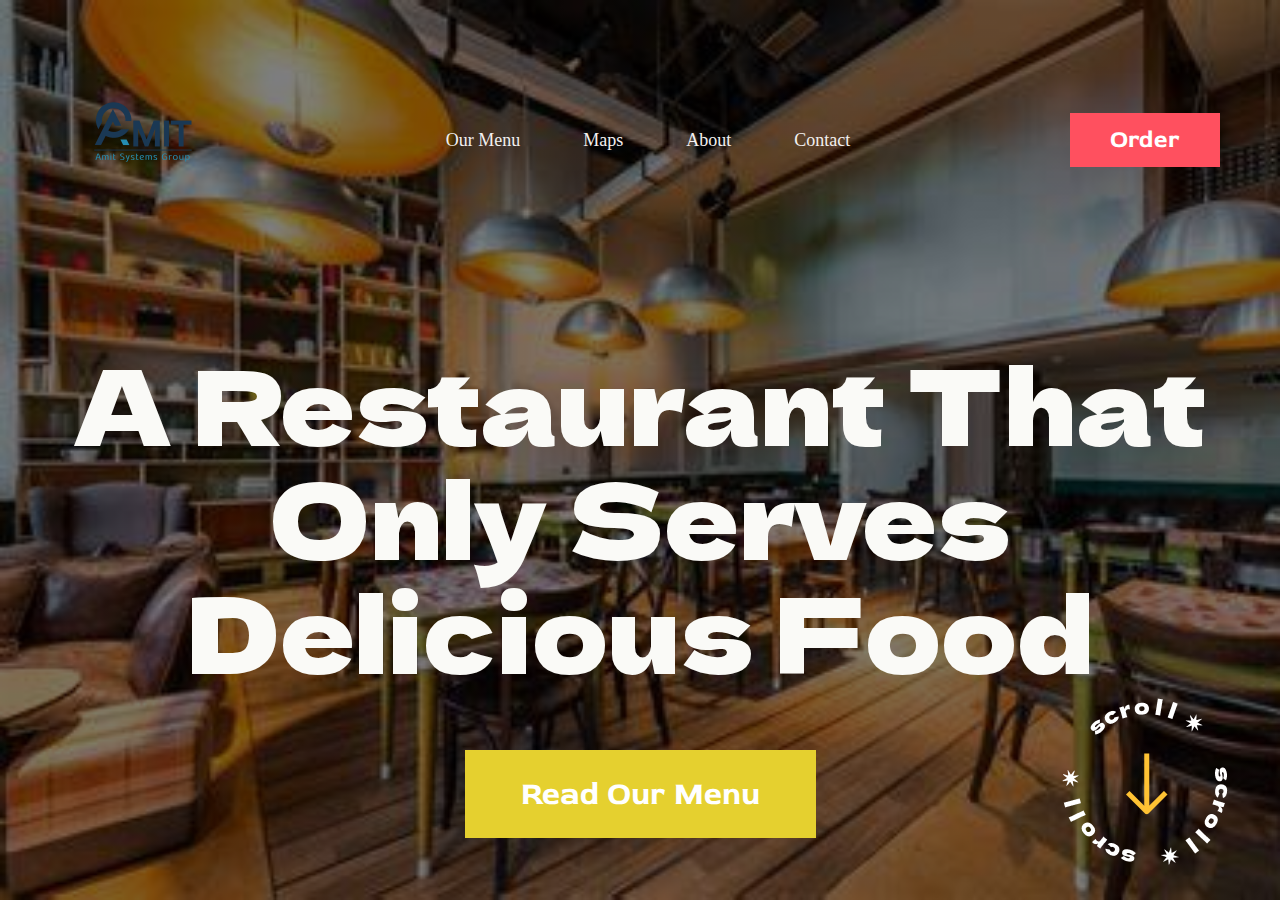
<file: Assignment Project 1/index.html>
<!DOCTYPE html>
<html lang="en">
  <head>
    <meta charset="UTF-8" />
    <meta http-equiv="X-UA-Compatible" content="IE=edge" />
    <meta name="viewport" content="width=device-width, initial-scale=1.0" />
    <link rel="stylesheet" href="style.css" />
    <link rel="preconnect" href="https://fonts.googleapis.com" />
    <link rel="preconnect" href="https://fonts.gstatic.com" crossorigin />
    <link
      href="https://fonts.googleapis.com/css2?family=Red+Rose:wght@300;400;500;600;700&display=swap"
      rel="stylesheet"
    />
    <link rel="preconnect" href="https://fonts.googleapis.com" />
    <link rel="preconnect" href="https://fonts.gstatic.com" crossorigin />
    <link
      href="https://fonts.googleapis.com/css2?family=Dela+Gothic+One&display=swap"
      rel="stylesheet"
    />
    <title>Document</title>
  </head>
  <body>
    <div class="container">
      <section aria-label="navbar">
        <nav class="navbar">
          <div>
            <img src="./amit v.png" alt="logo" class="logo" />
          </div>
          <div>
            <ul class="list">
              <li class="list-item">Our Menu</li>
              <li class="list-item">Maps</li>
              <li class="list-item">About</li>
              <li class="list-item">Contact</li>
            </ul>
          </div>
          <div>
            <button class="button-small">Order</button>
          </div>
        </nav>
      </section>
      <section aria-label="hero">
        <div class="hero">
          <h1 class="hero-heading">
            A Restaurant That Only Serves Delicious Food
          </h1>
          <button class="button-large">Read Our Menu</button>
          <div class="bottom">
            <div>
              <img src="./scrool.png" alt="bottom-logo" />
            </div>
          </div>
        </div>
      </section>
    </div>
  </body>
</html>
</file>
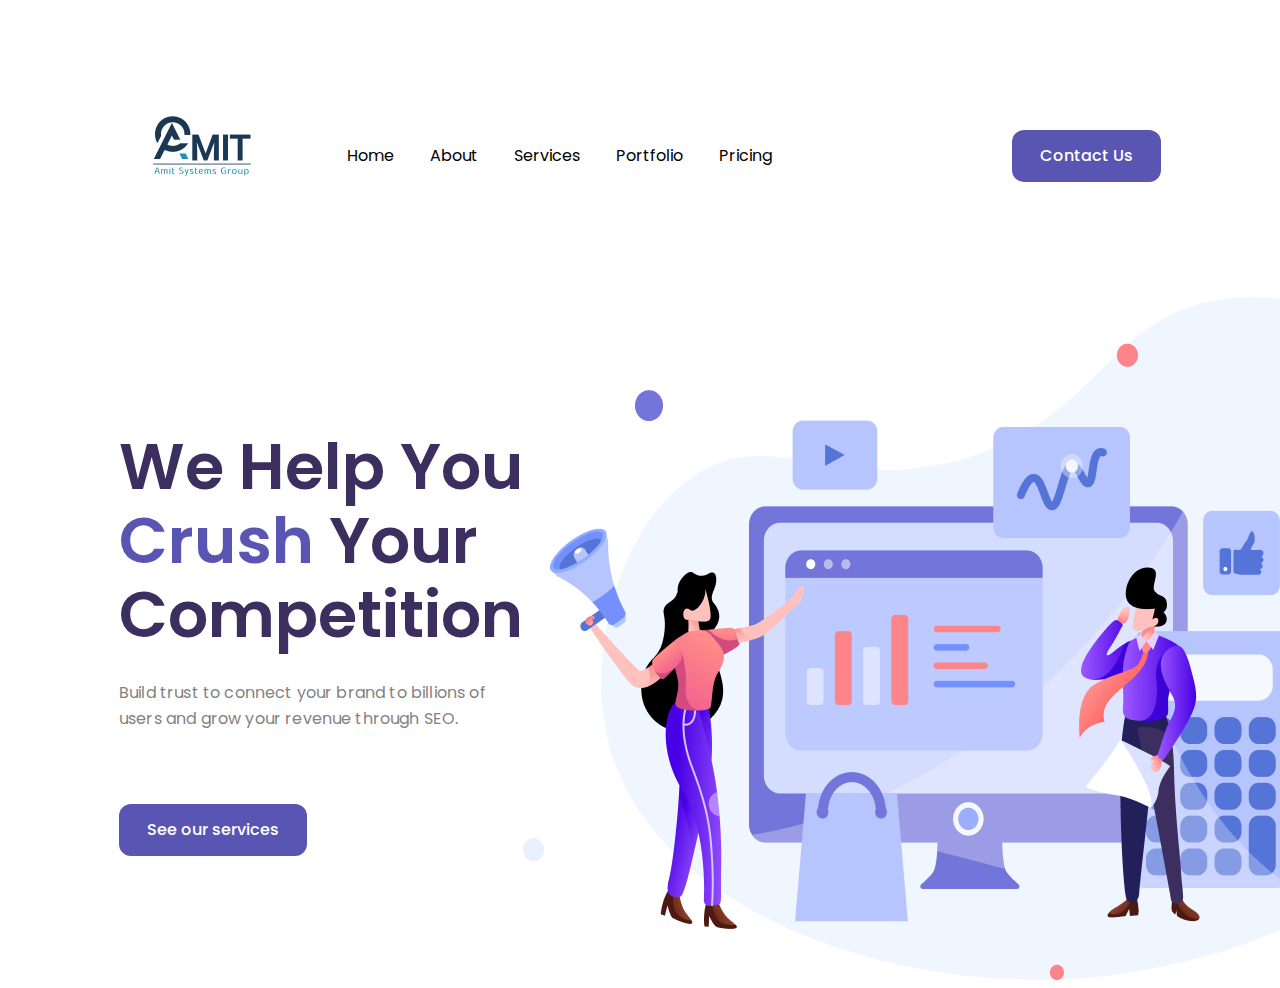
<file: Assignment Project 2/index.html>
<!DOCTYPE html>
<html lang="en">
  <head>
    <meta charset="UTF-8" />
    <meta http-equiv="X-UA-Compatible" content="IE=edge" />
    <meta name="viewport" content="width=device-width, initial-scale=1.0" />
    <link rel="stylesheet" href="style.css" />
    <link rel="preconnect" href="https://fonts.googleapis.com" />
    <link rel="preconnect" href="https://fonts.gstatic.com" crossorigin />
    <link
      href="https://fonts.googleapis.com/css2?family=Poppins:wght@200;300;400;500;600;700;800&display=swap"
      rel="stylesheet"
    />
    <title>Document</title>
  </head>
  <body>
    <div class="container">
      <section aria-label="navbar">
        <nav class="navbar-container">
          <div>
            <img src="./amit v.png" alt="brand-logo" />
          </div>
          <div class="grow-list">
            <ul class="list">
              <li class="list-item">Home</li>
              <li class="list-item">About</li>
              <li class="list-item">Services</li>
              <li class="list-item">Portfolio</li>
              <li class="list-item">Pricing</li>
            </ul>
          </div>
          <div class="button-group">
            <button class="nav-button">Contact Us</button>
          </div>
        </nav>
      </section>
      <section aria-label="banner">
        <div class="banner-container">
          <div>
            <h1 class="heading-text">
              We Help You <span>Crush</span> Your Competition
            </h1>
            <p class="description">
              Build trust to connect your brand to billions of users and grow
              your revenue through SEO.
            </p>
            <button class="nav-button btn">See our services</button>
          </div>
          <div>
            <img src="./Header Illustration.png" alt="illustration" />
          </div>
        </div>
      </section>
    </div>
  </body>
</html>
</file>
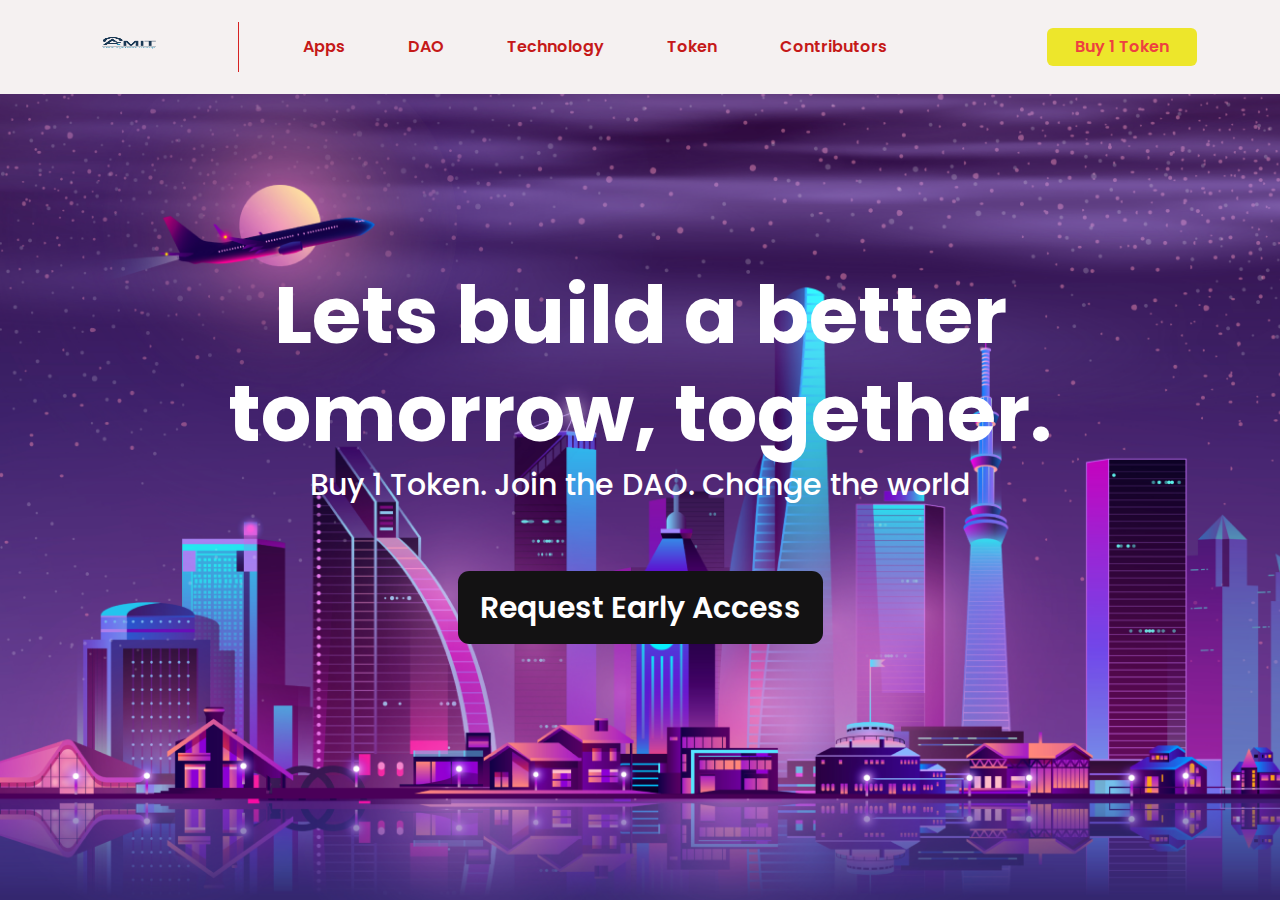
<file: Assignment Project 3/index.html>
<!DOCTYPE html>
<html lang="en">
  <head>
    <meta charset="UTF-8" />
    <meta http-equiv="X-UA-Compatible" content="IE=edge" />
    <meta name="viewport" content="width=device-width, initial-scale=1.0" />
    <link rel="stylesheet" href="style.css" />
    <link rel="preconnect" href="https://fonts.googleapis.com" />
    <link rel="preconnect" href="https://fonts.gstatic.com" crossorigin />
    <link
      href="https://fonts.googleapis.com/css2?family=Poppins:wght@200;300;400;500;600;700;800&display=swap"
      rel="stylesheet"
    />
    <link rel="preconnect" href="https://fonts.googleapis.com" />
    <link rel="preconnect" href="https://fonts.gstatic.com" crossorigin />
    <link
      href="https://fonts.googleapis.com/css2?family=Montserrat:wght@600;700;800&display=swap"
      rel="stylesheet"
    />
    <title>Document</title>
  </head>
  <body>
    <div class="container">
      <section aria-label="navbar">
        <nav class="navbar">
          <div>
            <img src="./amit v.png" alt="logo" class="logo" />
          </div>
          <div class="line"></div>
          <div class="grow-list">
            <ul class="list">
              <li class="list-item">Apps</li>
              <li class="list-item">DAO</li>
              <li class="list-item">Technology</li>
              <li class="list-item">Token</li>
              <li class="list-item">Contributors</li>
            </ul>
          </div>
          <div>
            <button class="button-small">Buy 1 Token</button>
          </div>
        </nav>
      </section>
      <section aria-label="hero">
        <div class="hero">
          <h1 class="hero-heading">Lets build a better tomorrow, together.</h1>
          <p class="hero-description">
            Buy 1 Token. Join the DAO. Change the world
          </p>
          <button class="button-large">Request Early Access</button>
        </div>
      </section>
    </div>
  </body>
</html>
</file>
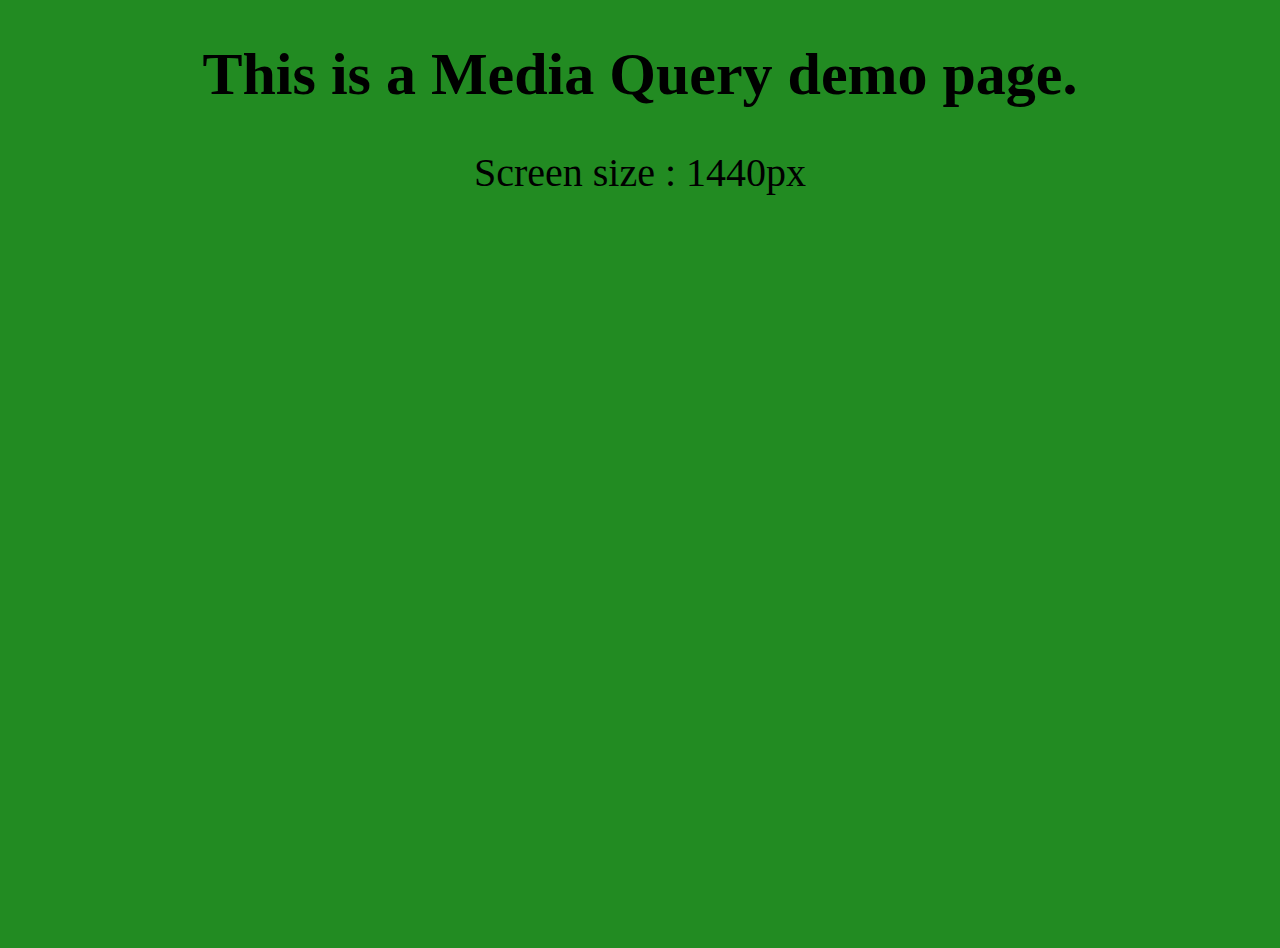
<file: Assignment Project 4/index.html>
<!DOCTYPE html>
<html lang="en">

<head>
    <meta charset="UTF-8">
    <meta http-equiv="X-UA-Compatible" content="IE=edge">
    <meta name="viewport" content="width=device-width, initial-scale=1.0">
    <title>Media Queries</title>
    <link rel="stylesheet" href="./style.css">
</head>


<body>
    <h1>This is a Media Query demo page.</h1>
    <p class="laptop_large">Screen size : 1440px</p>
    <p class="laptop">Screen size : 1024px</p>
    <p class="tablet">Screen size : 768px</p>
    <p class="mobile">Screen size : 425px</p>
</body>

</html>
</file>
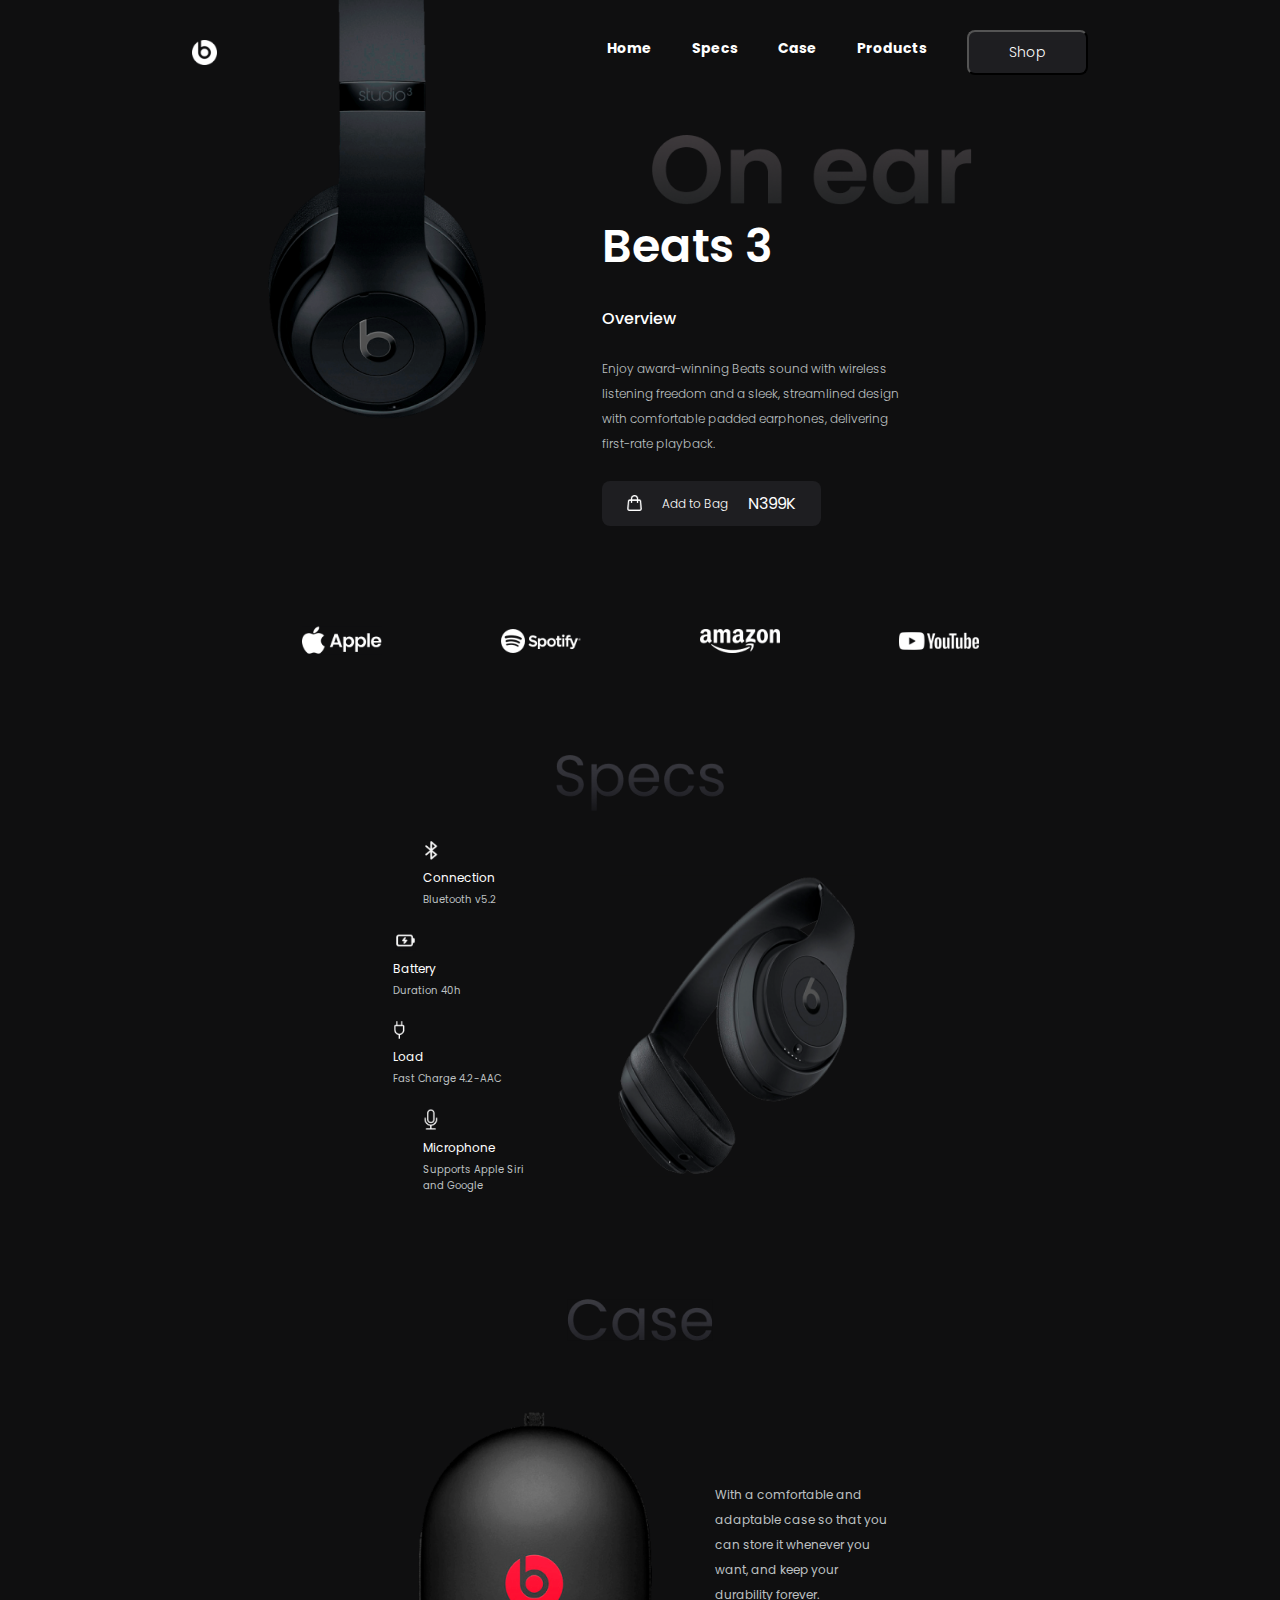
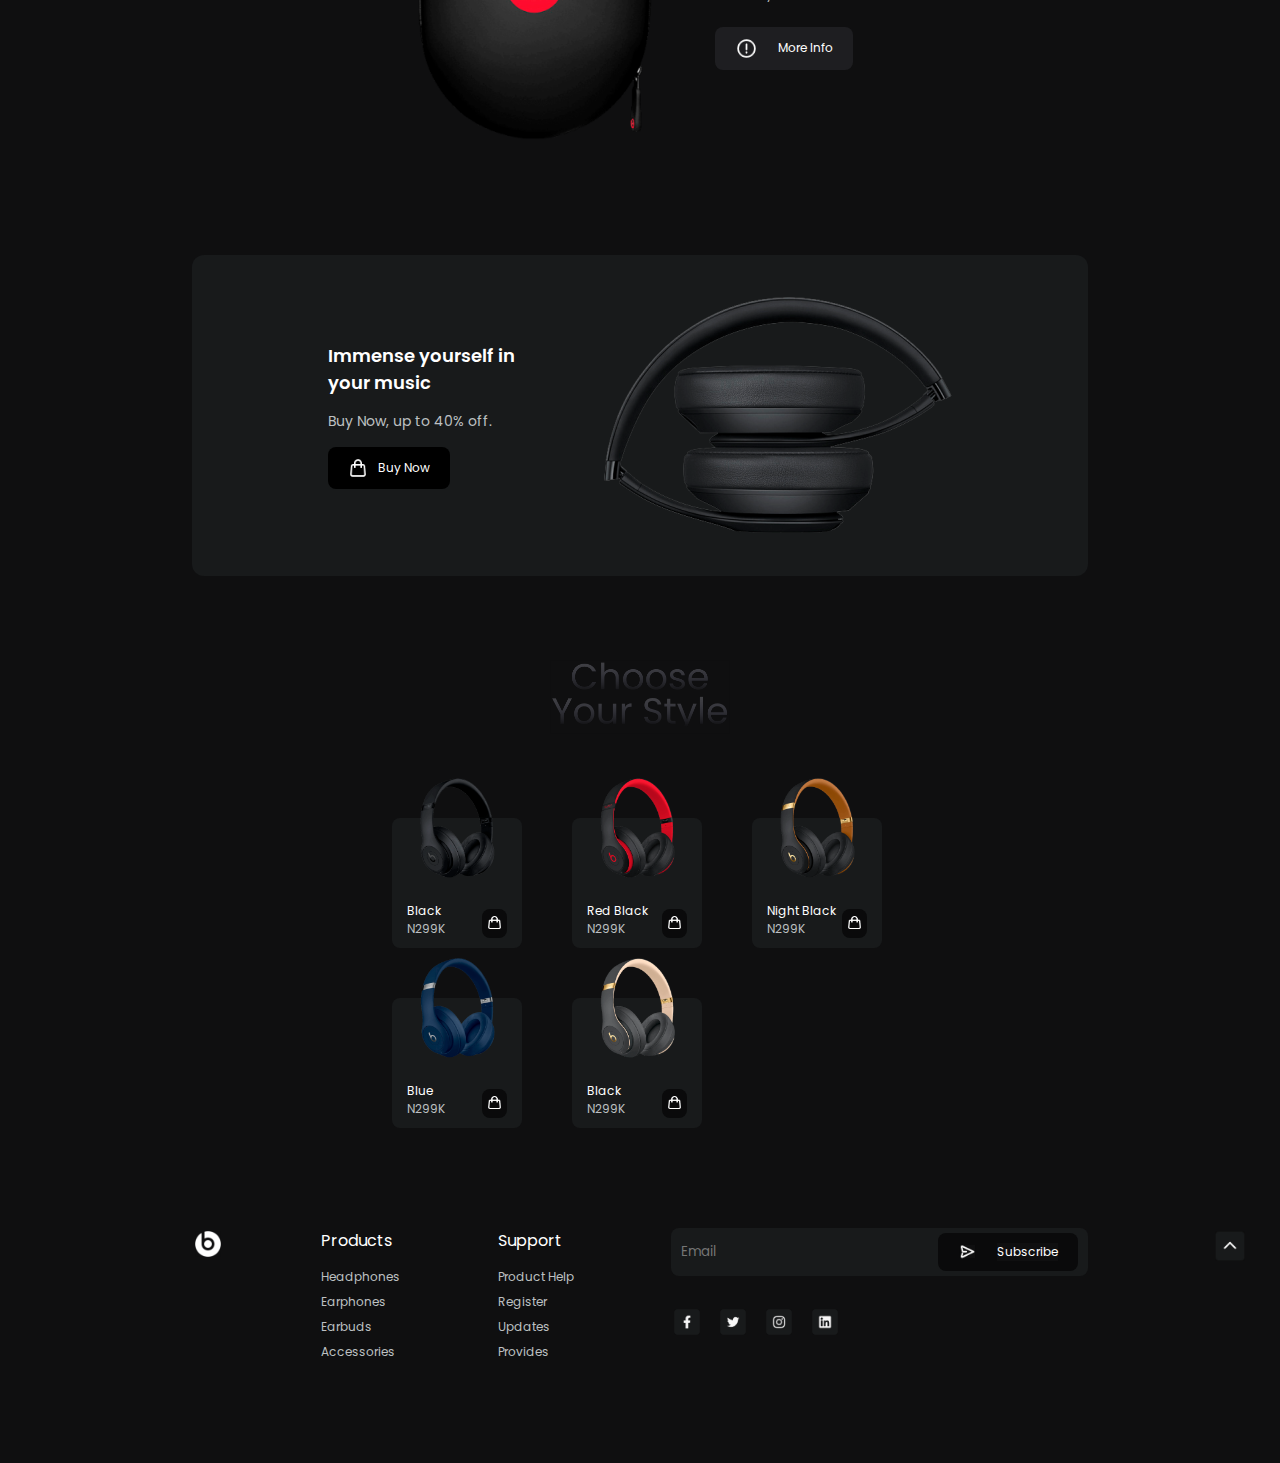
<file: Assignment Project 6/Project 1 (Beats)/index.html>
<!DOCTYPE html>
<html lang="en">
  <head>
    <meta charset="UTF-8" />
    <meta http-equiv="X-UA-Compatible" content="IE=edge" />
    <meta name="viewport" content="width=device-width, initial-scale=1.0" />
    <title>Beats Landing Page</title>

    <link rel="stylesheet" href="./style.css" />

    <link rel="preconnect" href="https://fonts.googleapis.com" />
    <link rel="preconnect" href="https://fonts.gstatic.com" crossorigin />
    <link
      href="https://fonts.googleapis.com/css2?family=Poppins:wght@200;300;400;500;600;700;800;900&display=swap"
      rel="stylesheet"
    />
  </head>

  <body>
    <nav>
      <img src="./beatsLogo.png" alt="logo" />

      <div class="nav-right-section">
        <ul>
          <li><a href="#">Home</a></li>
          <li><a href="#">Specs</a></li>
          <li><a href="#">Case</a></li>
          <li><a href="#">Products</a></li>
        </ul>
        <button>Shop</button>
      </div>
    </nav>

    <main>
      <img class="mainImg" src="./mainImage.png" alt="main image" />
      <div class="main">
        <img class="onEarImg" src="./onEar.png" alt="on ear logo" />
        <h1>Beats 3</h1>
        <h4>Overview</h4>
        <p>
          Enjoy award-winning Beats sound with wireless listening freedom and a
          sleek, streamlined design with comfortable padded earphones,
          delivering first-rate playback.
        </p>
        <div class="shopping-bag-section">
          <img src="./shoppingBag.png" alt="shopping bag" />
          <p>Add to Bag</p>
          <span>N399K</span>
        </div>
      </div>
    </main>

    <section class="social-media-section">
      <img src="./appleLogo.png" alt="apple logo" />
      <img src="./spotifyLogo.png" alt="spotify logo" />
      <img src="./amazonLogo.png" alt="amazon logo" />
      <img src="./youtubeLogo.png" alt="youtube logo" />
    </section>

    <section class="specification">
 
      <img
        class="specification-logo"
        src="./specsLogo.png"
        alt="specs logo"
      />

      <div class="specification-list">
 
        <div class="specification-list-items">

          <div>
            <img src="./bluetooth.png" alt="bluetooth" />
            <p>Connection</p>
            <p>Bluetooth v5.2</p>
          </div>

          <div>
            <img src="./battery.png" alt="battery" />
            <p>Battery</p>
            <p>Duration 40h</p>
          </div>

          <div>
            <img src="./charger.png" alt="charger" />
            <p>Load</p>
            <p>Fast Charge 4.2-AAC</p>
          </div>

          <div>
            <img src="./mic.png" alt="mic" />
            <p>Microphone</p>
            <p>Supports Apple Siri and Google</p>
          </div>
        </div>

        <img
          src="./specsImage.png"
          alt="specification headphone image"
        />
      </div>
    </section>
    <section class="case">
      <img class="case-logo" src="./caseLogo.png" alt="case logo" />

      <div class="case-item">
        <img
          class="case-item-img"
          src="./caseImage.png"
          alt="case image"
        />

        <div>
          <p>
            With a comfortable and adaptable case so that you can store it
            whenever you want, and keep your durability forever.
          </p>
          <p>
            <img src="./group.png" alt="group" />
            More Info
          </p>
        </div>
      </div>
    </section>
    <section class="buy-product">
      <div>
        <h3>Immense yourself in your music</h3>
        <p>Buy Now, up to 40% off.</p>
        <div>
          <img src="./shoppingBag.png" alt="shopping bag" />
          <p>Buy Now</p>
        </div>
      </div>

      <img src="./buyNowSectionImage.png" alt="buy now" />
    </section>
    <section class="product">
      <img class="product-logo" src="./productLogo.png" alt="logo" />

      <div class="product-items">
        <div class="product-card">
          <img class="product-img" src="./black.png" alt="black" />
          <div class="product-info">
            <p>
              Black <br />
              <span>N299K</span>
            </p>

            <div>
              <img src="./shoppingBag.png" alt="shopping bag" />
            </div>
          </div>
        </div>
        <div class="product-card">
          <img
            class="product-img"
            src="./redBlack.png"
            alt="red black"
          />
          <div class="product-info">
            <p>
              Red Black <br />
              <span>N299K</span>
            </p>

            <div>
              <img src="./shoppingBag.png" alt="shopping bag" />
            </div>
          </div>
        </div>

        <div class="product-card">
          <img
            class="product-img"
            src="./nightBlack.png"
            alt="Night Black"
          />
          <div class="product-info">
            <p>
              Night Black <br />
              <span>N299K</span>
            </p>

            <div>
              <img src="./shoppingBag.png" alt="shopping bag" />
            </div>
          </div>
        </div>

        <div class="product-card">
          <img class="product-img" src="./blue.png" alt="blue" />
          <div class="product-info">
            <p>
              Blue <br />
              <span>N299K</span>
            </p>

            <div>
              <img src="./shoppingBag.png" alt="shopping bag" />
            </div>
          </div>
        </div>

        <div class="product-card">
          <img
            class="product-img"
            src="./twilightGray.png"
            alt="twilight"
          />
          <div class="product-info">
            <p>
              Black <br />
              <span>N299K</span>
            </p>

            <div>
              <img src="./shoppingBag.png" alt="shopping bag" />
            </div>
          </div>
        </div>
      </div>
    </section>

    <footer>
      <img class="footer-logo" src="./beatsLogo.png" alt="logo" />

      <ul>
        <li><a href="#">Products</a></li>
        <li><a href="#">Headphones</a></li>
        <li><a href="#">Earphones</a></li>
        <li><a href="#">Earbuds</a></li>
        <li><a href="#">Accessories</a></li>
      </ul>


      <ul>
        <li><a href="#">Support</a></li>
        <li><a href="#">Product Help</a></li>
        <li><a href="#">Register</a></li>
        <li><a href="#">Updates</a></li>
        <li><a href="#">Provides</a></li>
      </ul>

      <div class="footer-subscription">
        <div>
          <input type="email" placeholder="Email" />
          <div class="subscribe-button">
            <img src="./rightArrow.png" alt="rightArrow" />
            <p>Subscribe</p>
          </div>
        </div>

        <div>
          <img src="./facebook.png" alt="facebook" />
          <img src="./twitter.png" alt="twitter" />
          <img src="./instagram.png" alt="instagram" />
          <img src="./linkedin.png" alt="linkedin" />
        </div>
      </div>
      <img class="arrow-up" src="./upArrow.png" alt="upArrow" />
    </footer>
  </body>
</html>
</file>
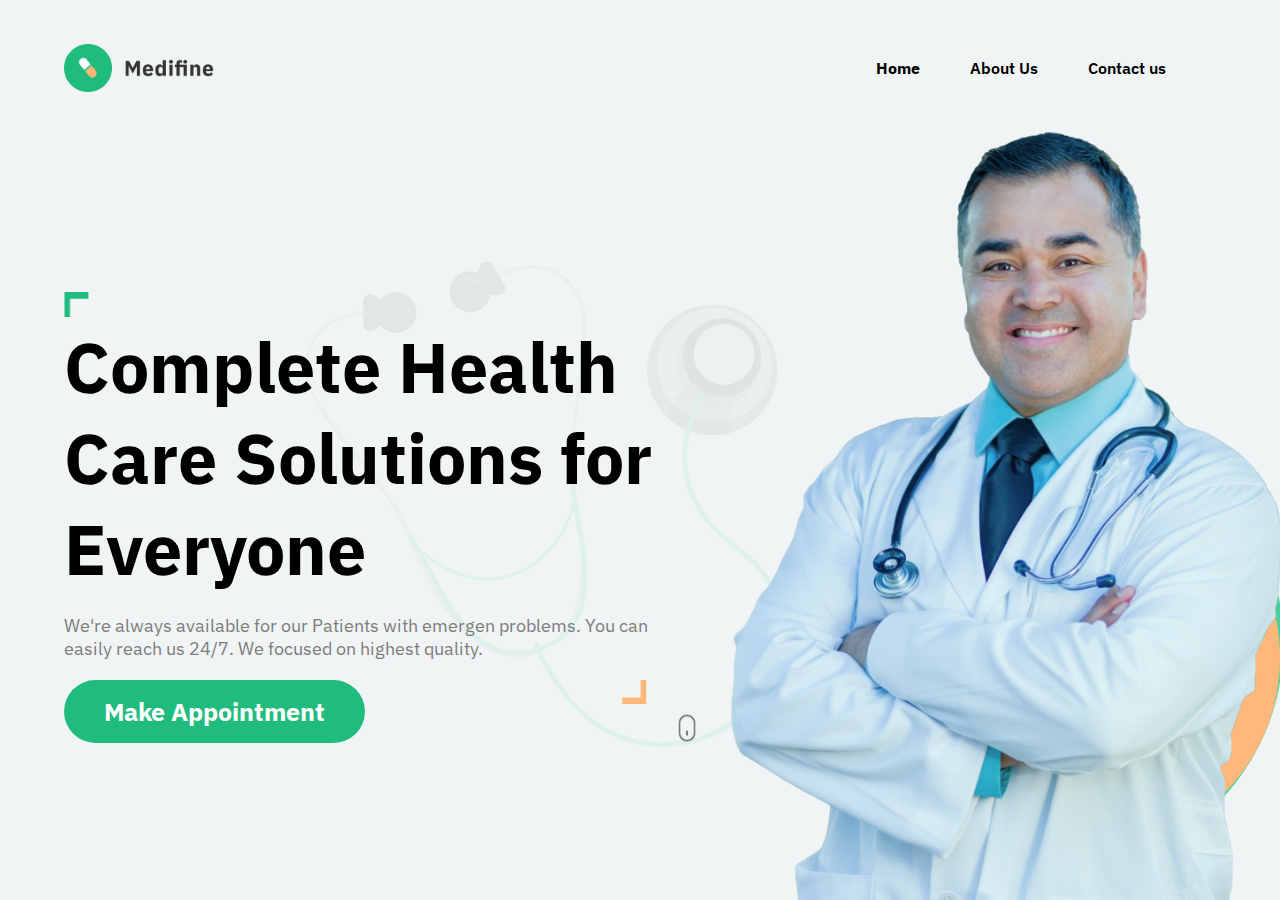
<file: Assignment Project 6/Project 2 (Multi Page Website)/index.html>
<!DOCTYPE html>
<html lang="en">
  <head>
    <meta charset="UTF-8" />
    <meta http-equiv="X-UA-Compatible" content="IE=edge" />
    <meta name="viewport" content="width=device-width, initial-scale=1.0" />
    <title>Hospital Page</title>

    <!-- adding the google font -->
    <link rel="preconnect" href="https://fonts.googleapis.com" />
    <link rel="preconnect" href="https://fonts.gstatic.com" crossorigin />
    <link
      href="https://fonts.googleapis.com/css2?family=IBM+Plex+Sans:wght@200;300;400;500;600;700&family=Poppins:wght@200;300;400;500;600;700;800;900&display=swap"
      rel="stylesheet"
    />

    <!-- adding the css file -->
    <link rel="stylesheet" href="./style.css" />
  </head>

  <body>
    <!-- creating the navigation menu -->
    <nav>
      <img src="./images/logo.png" alt="logo" />
      <a href="/"></a>
      <ul>
        <li><a href="/">Home</a></li>
        <li><a href="./about/about.html">About Us</a></li>
        <li><a href="./contact/contact.html">Contact us</a></li>
      </ul>
    </nav>

    <!-- creating the hero section -->
    <main>
      <!-- creating the left section -->
      <section class="leftSection">
        <img class="topAngle" src="./images/topAngle.png" alt="topAngle" />
        <h1>Complete Health Care Solutions for Everyone</h1>
        <p>
          We're always available for our Patients with emergen problems. You can
          easily reach us 24/7. We focused on highest quality.
        </p>
        <img
          class="bottomAngle"
          src="./images/bottomAngle.png"
          alt="bottomAngle"
        />
        <img
          class="stethoscope"
          src="./images/stethoscope.png"
          alt="stethoscope"
        />
        <button>Make Appointment</button>
        <img class="mouse" src="./images/mouse.png" alt="mouse" />
      </section>

      <!-- creating the right section -->
      <section class="rightSection">
        <img class="greenBox" src="./images/greenBox.png" alt="greenBox" />
        <img class="yellowBox" src="./images/yellowBox.png" alt="yellowBox" />
        <img class="doctor" src="./images/doctor.png" alt="doctor" />
      </section>
    </main>
  </body>
</html>
</file>
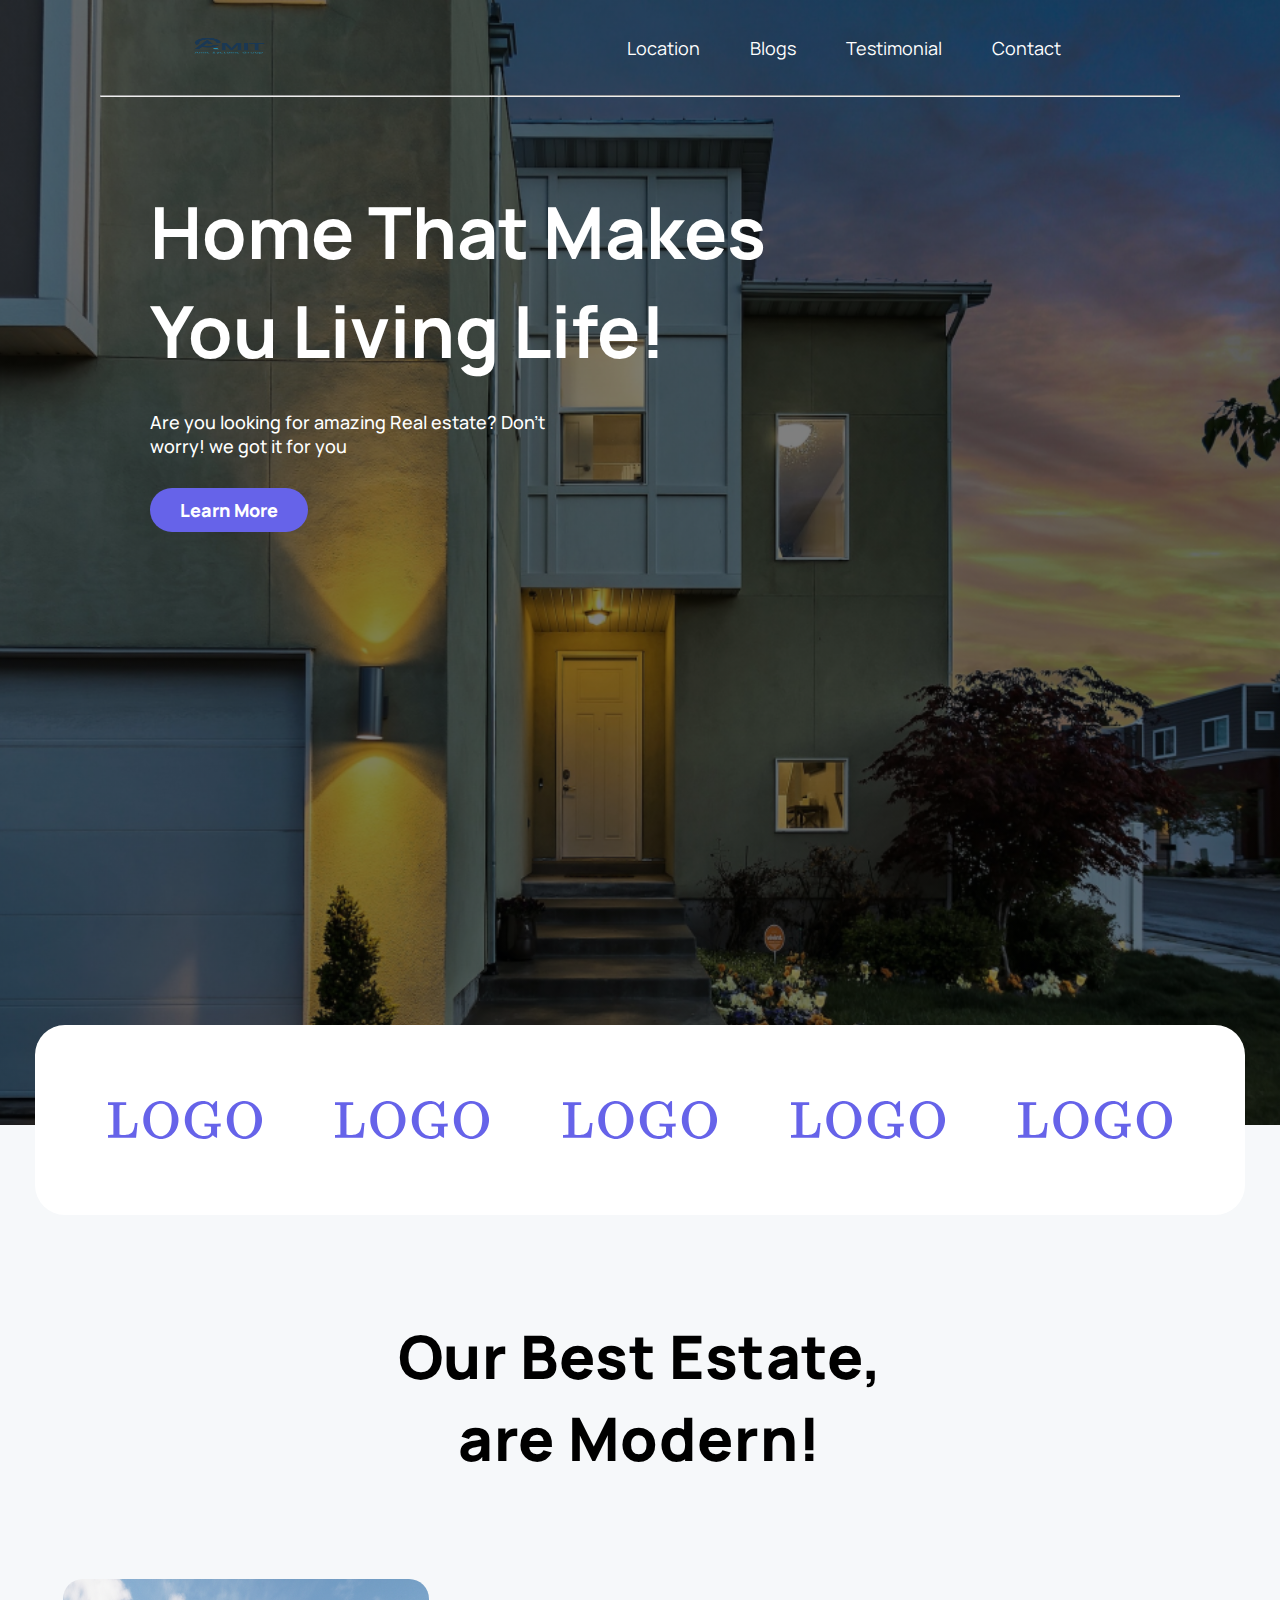
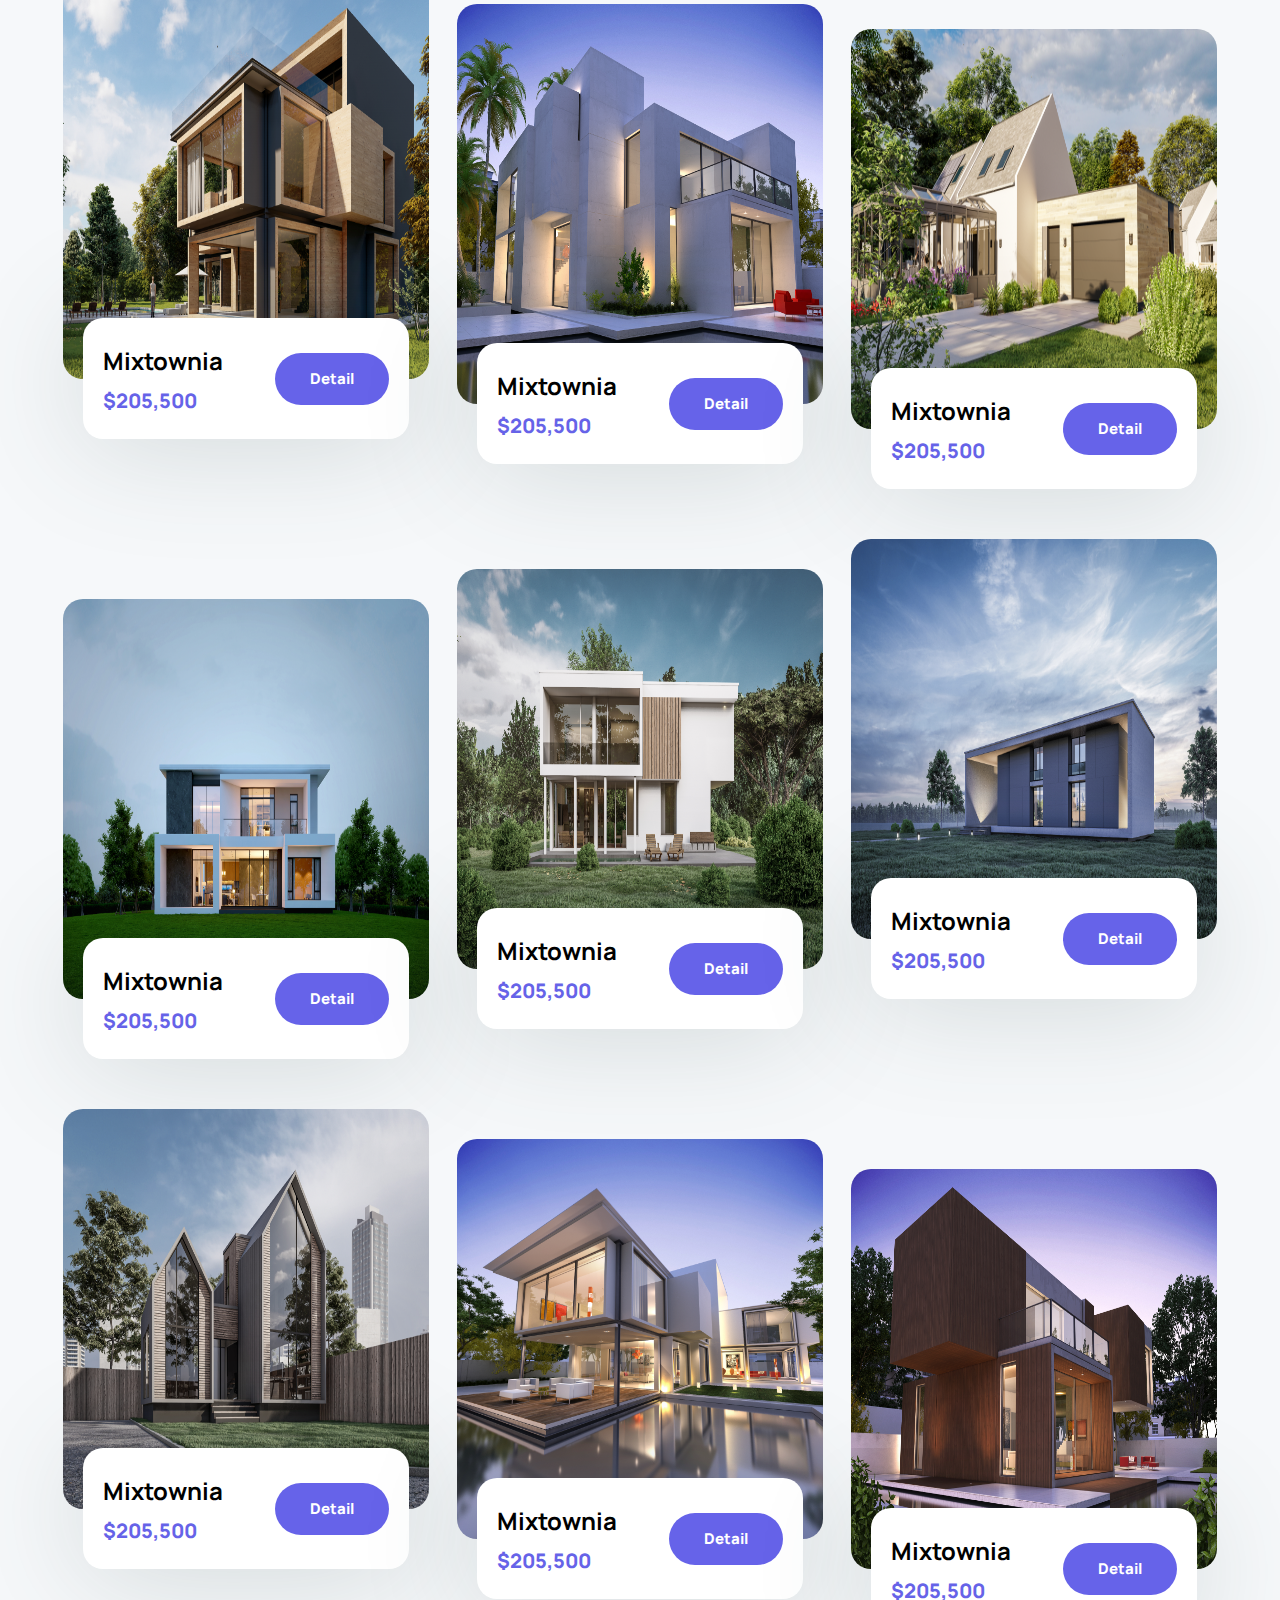
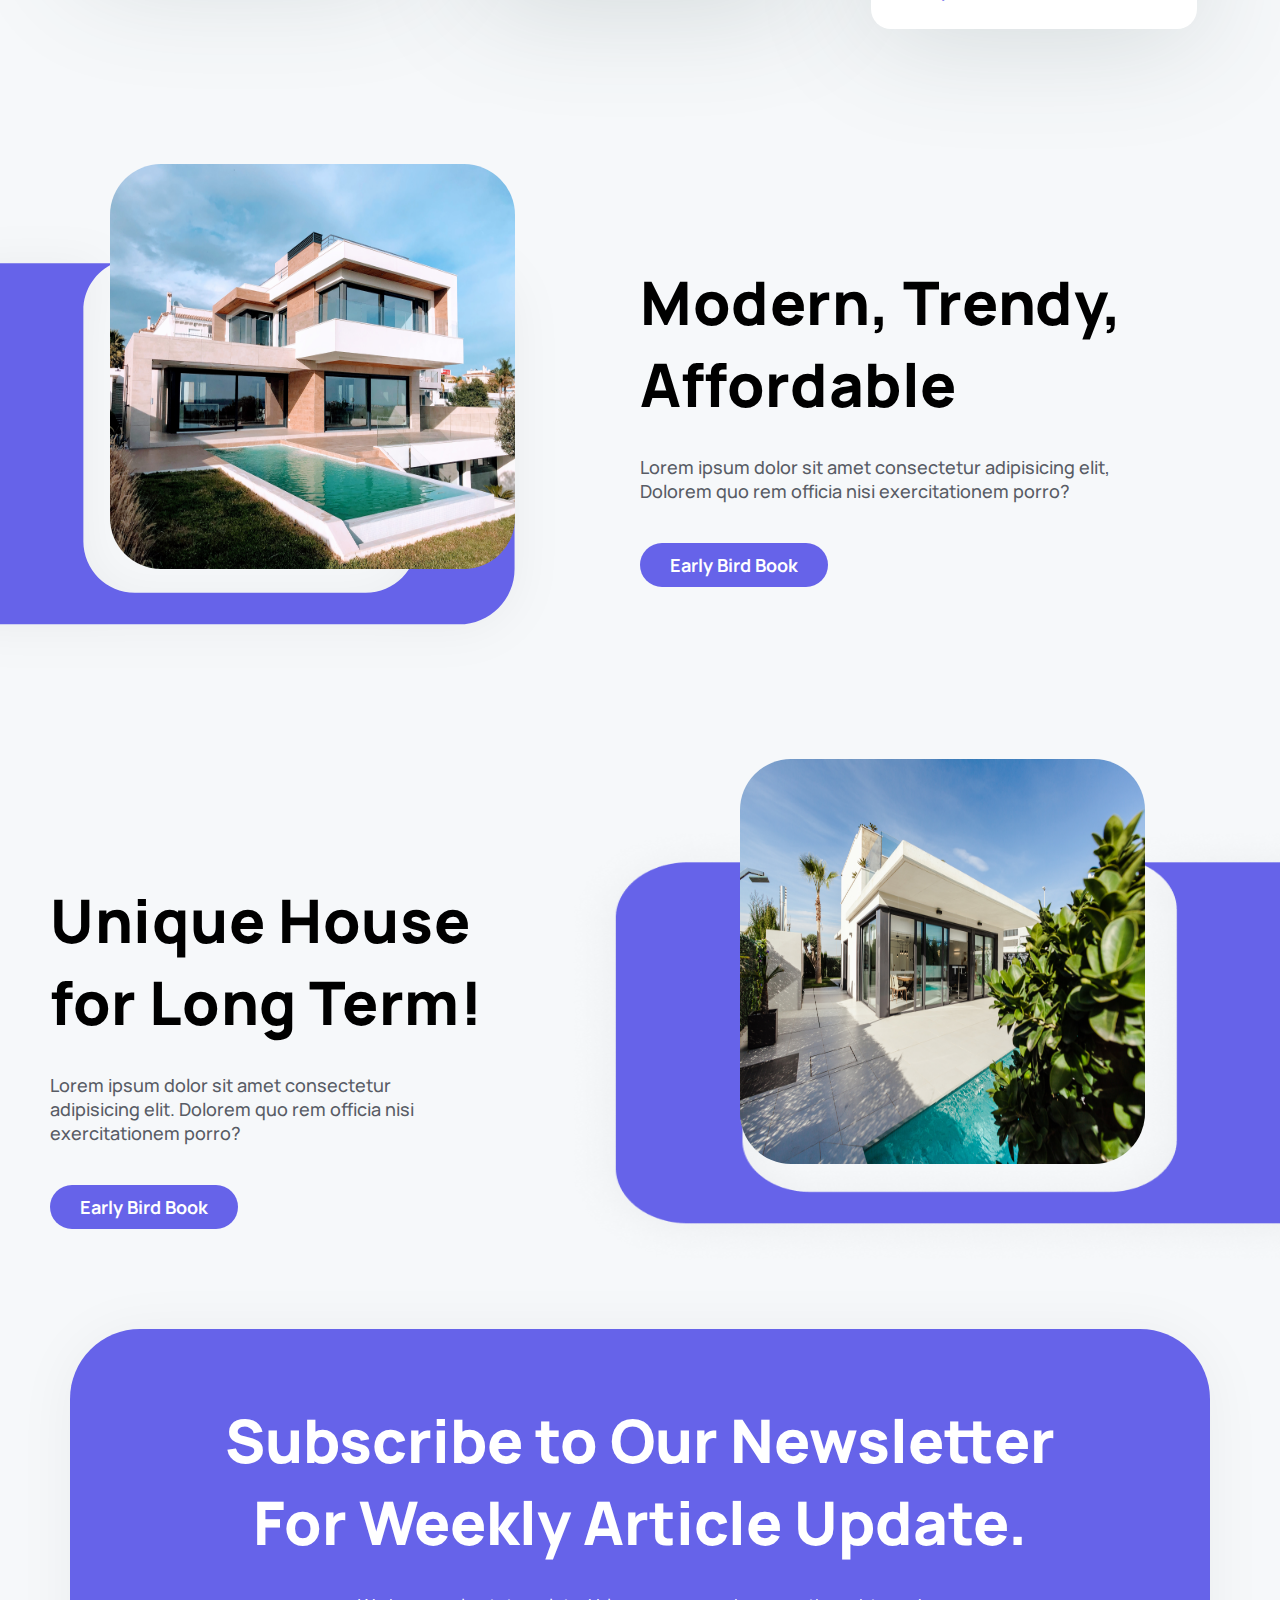
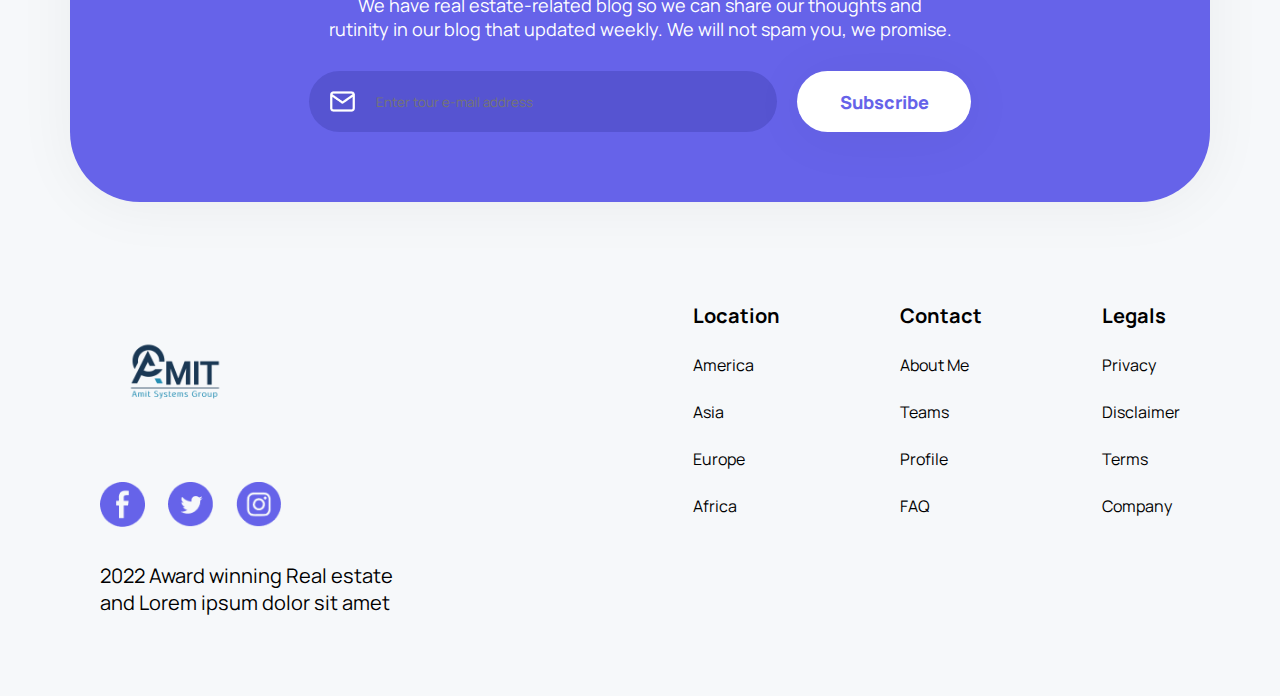
<file: Assignment Project 6/Project 3 (Real Estate)/index.html>
<!DOCTYPE html>
<html lang="en">
  <head>
    <meta charset="UTF-8" />
    <meta http-equiv="X-UA-Compatible" content="IE=edge" />
    <meta name="viewport" content="width=device-width, initial-scale=1.0" />
    <title>Real State</title>

    <!-- adding the font family -->
    <link rel="preconnect" href="https://fonts.googleapis.com" />
    <link rel="preconnect" href="https://fonts.gstatic.com" crossorigin />
    <link
      href="https://fonts.googleapis.com/css2?family=Manrope:wght@200;300;400;500;600;700;800&display=swap"
      rel="stylesheet"
    />

    <link rel="stylesheet" href="./style.css" />
  </head>

  <body>
    <header>
      <!-- navbar -->
      <nav>
        <img src="./Icons/amit v.png" alt="logo image" />
        <!-- nav links -->
        <ul>
          <li><a href="#">Location</a></li>
          <li><a href="#">Blogs</a></li>
          <li><a href="#">Testimonial</a></li>
          <li><a href="#">Contact</a></li>
        </ul>
      </nav>
      <hr />

      <div>
        <h1>Home That Makes <br />You Living Life!</h1>
        <p>
          Are you looking for amazing Real estate? Don't worry! we got it for
          you
        </p>
        <button>Learn More</button>
      </div>
    </header>

    <!-- multiple logos section -->
    <section class="my-logos">
      <img src="./Icons/logoName.svg" alt="named logo" />
      <img src="./Icons/logoName.svg" alt="named logo" />
      <img src="./Icons/logoName.svg" alt="named logo" />
      <img src="./Icons/logoName.svg" alt="named logo" />
      <img src="./Icons/logoName.svg" alt="named logo" />
    </section>

    <!-- section for displaying all our real state properties in a card -->
    <section class="cards-wrapper-section">
      <h1>Our Best Estate, <br />are Modern!</h1>

      <!-- creating a main div to wrap all the cards -->
      <div class="cards-wrapper">
        <!-- creating estate property card -->
        <div class="card">
          <img src="./Photos/cardImage1.png" alt="cardImage1" />
          <!-- for displaying the property details -->
          <div class="card-box">
            <!-- displaying the price and property name -->
            <div>
              <h3>Mixtownia</h3>
              <p>$205,500</p>
            </div>
            <!-- button for more details -->
            <button>Detail</button>
          </div>
        </div>

        <!-- creating estate property card -->
        <div class="card">
          <img src="./Photos/cardImage2.png" alt="cardImage2" />
          <!-- for displaying the property details -->
          <div class="card-box">
            <!-- displaying the price and property name -->
            <div>
              <h3>Mixtownia</h3>
              <p>$205,500</p>
            </div>
            <!-- button for more details -->
            <button>Detail</button>
          </div>
        </div>

        <!-- creating estate property card -->
        <div class="card">
          <img src="./Photos/cardImage3.png" alt="cardImage3" />
          <!-- for displaying the property details -->
          <div class="card-box">
            <!-- displaying the price and property name -->
            <div>
              <h3>Mixtownia</h3>
              <p>$205,500</p>
            </div>
            <!-- button for more details -->
            <button>Detail</button>
          </div>
        </div>

        <!-- creating estate property card -->
        <div class="card">
          <img src="./Photos/cardImage4.png" alt="cardImage4" />
          <!-- for displaying the property details -->
          <div class="card-box">
            <!-- displaying the price and property name -->
            <div>
              <h3>Mixtownia</h3>
              <p>$205,500</p>
            </div>
            <!-- button for more details -->
            <button>Detail</button>
          </div>
        </div>

        <!-- creating estate property card -->
        <div class="card">
          <img src="./Photos/cardImage5.png" alt="cardImage5" />
          <!-- for displaying the property details -->
          <div class="card-box">
            <!-- displaying the price and property name -->
            <div>
              <h3>Mixtownia</h3>
              <p>$205,500</p>
            </div>
            <!-- button for more details -->
            <button>Detail</button>
          </div>
        </div>

        <!-- creating estate property card -->
        <div class="card">
          <img src="./Photos/cardImage6.png" alt="cardImage6" />
          <!-- for displaying the property details -->
          <div class="card-box">
            <!-- displaying the price and property name -->
            <div>
              <h3>Mixtownia</h3>
              <p>$205,500</p>
            </div>
            <!-- button for more details -->
            <button>Detail</button>
          </div>
        </div>

        <!-- creating estate property card -->
        <div class="card">
          <img src="./Photos/cardImage7.png" alt="cardImage7" />
          <!-- for displaying the property details -->
          <div class="card-box">
            <!-- displaying the price and property name -->
            <div>
              <h3>Mixtownia</h3>
              <p>$205,500</p>
            </div>
            <!-- button for more details -->
            <button>Detail</button>
          </div>
        </div>

        <!-- creating estate property card -->
        <div class="card">
          <img src="./Photos/cardImage8.png" alt="cardImage8" />
          <!-- for displaying the property details -->
          <div class="card-box">
            <!-- displaying the price and property name -->
            <div>
              <h3>Mixtownia</h3>
              <p>$205,500</p>
            </div>
            <!-- button for more details -->
            <button>Detail</button>
          </div>
        </div>

        <!-- creating estate property card -->
        <div class="card">
          <img src="./Photos/cardImage9.png" alt="cardImage9" />
          <!-- for displaying the property details -->
          <div class="card-box">
            <!-- displaying the price and property name -->
            <div>
              <h3>Mixtownia</h3>
              <p>$205,500</p>
            </div>
            <!-- button for more details -->
            <button>Detail</button>
          </div>
        </div>
      </div>
    </section>

    <!-- section for displaying first feature -->
    <section class="features-section first-feature-section">
      <!-- for displaying the images -->
      <div>
        <img src="./Icons/featureImageBg1.svg" alt="image background" />
        <img src="./Photos/featuresImage1.png" alt="feature image 1" />
      </div>

      <!-- for displaying the written content -->
      <div>
        <h1>Modern, Trendy, Affordable</h1>
        <p>
          Lorem ipsum dolor sit amet consectetur adipisicing elit, Dolorem quo
          rem officia nisi exercitationem porro?
        </p>
        <button>Early Bird Book</button>
      </div>
    </section>

    <!-- section for displaying second feature -->
    <section class="features-section second-feature-section">
      <!-- for displaying the written content -->
      <div>
        <h1>Unique House for Long Term!</h1>
        <p>
          Lorem ipsum dolor sit amet consectetur adipisicing elit. Dolorem quo
          rem officia nisi exercitationem porro?
        </p>
        <button>Early Bird Book</button>
      </div>

      <!-- for displaying the images -->
      <div>
        <img src="./Icons/featureImageBg2.png" alt="image background" />
        <img src="./Photos/featuresImage2.png" alt="feature image 2" />
      </div>
    </section>

    <!-- section for creating the newsletter -->
    <section class="newsletter">
      <h1>Subscribe to Our Newsletter <br> For Weekly Article Update.</h1>
      <p>
        We have real estate-related blog so we can share our thoughts and
        rutinity in our blog that updated weekly. We will not spam you, we
        promise.
      </p>

      <!-- for taking user email -->
      <form>
        <div>
          <img src="./Icons/mail.png" alt="mail">
          <input type="text" placeholder="Enter tour e-mail address"/>
        </div>
        <button>Subscribe</button>
      </form>
    </section>

    <!-- creating the footer area -->
    <footer>
      <div>
        <img src="./Icons/amit v.png" alt="logo" />
        <!-- for social media icons -->
        <div>
          <img src="./Icons/facebook.png" alt="facebook icon" />
          <img src="./Icons/twitter.png" alt="twitter icon" />
          <img src="./Icons/instagram.png" alt="instagram icon" />
        </div>
        <p>2022 Award winning Real estate and Lorem ipsum dolor sit amet</p>
      </div>

      <!-- for all different pages links -->
      <div class="footer-links">
        <div class="footer-links-content">
          <ul>
            <li><a href="#">Location</a></li>
            <li><a href="#">America</a></li>
            <li><a href="#">Asia</a></li>
            <li><a href="#">Europe</a></li>
            <li><a href="#">Africa</a></li>
          </ul>
        </div>

        <div class="footer-links-content">
          <ul>
            <li><a href="#">Contact</a></li>
            <li><a href="#">About Me</a></li>
            <li><a href="#">Teams</a></li>
            <li><a href="#">Profile</a></li>
            <li><a href="#">FAQ</a></li>
          </ul>
        </div>

        <div class="footer-links-content">
          <ul>
            <li><a href="#">Legals</a></li>
            <li><a href="#">Privacy</a></li>
            <li><a href="#">Disclaimer</a></li>
            <li><a href="#">Terms</a></li>
            <li><a href="#">Company</a></li>
          </ul>
        </div>
      </div>
    </footer>
  </body>
</html>
</file>
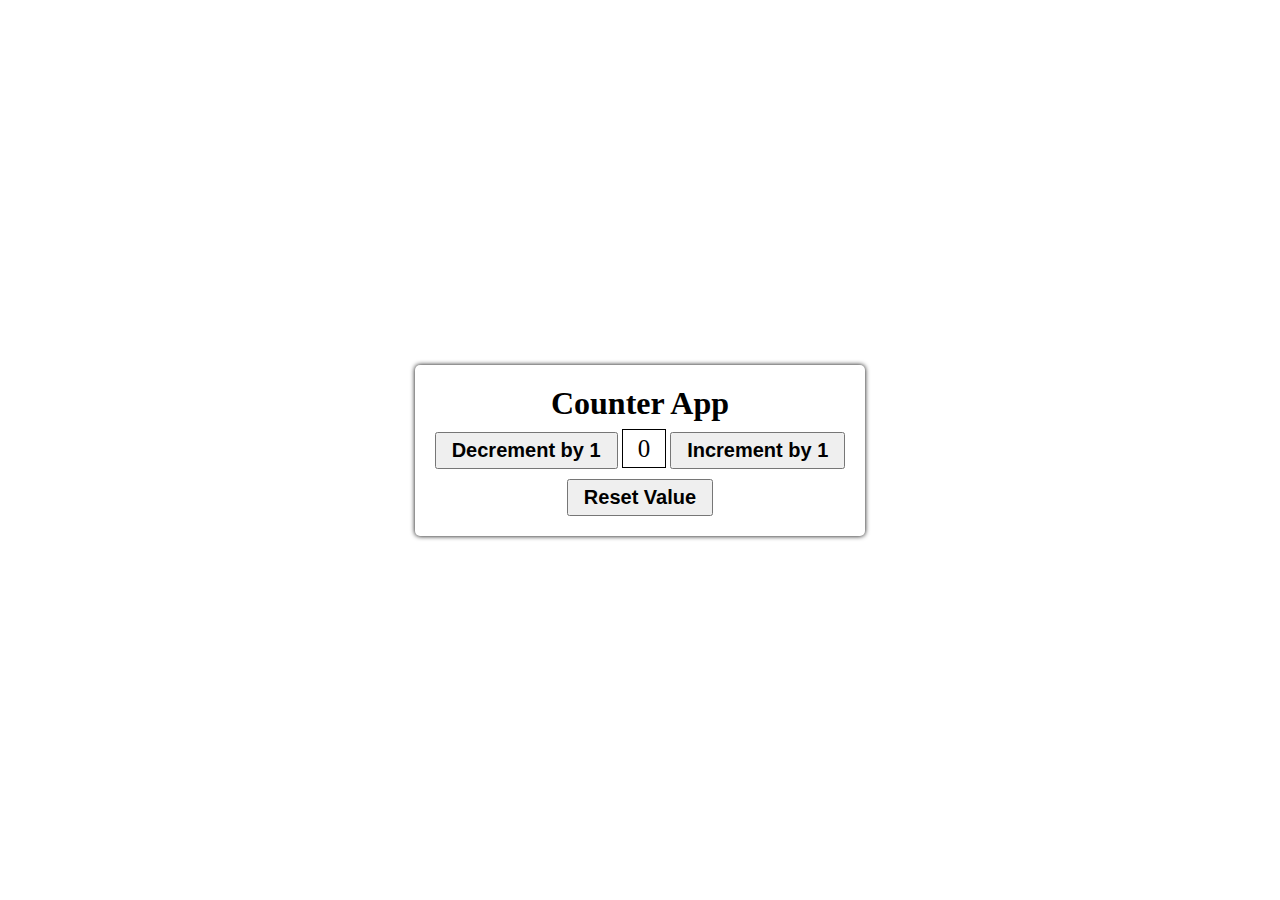
<file: Module 39 DOM Assignment/Counter app/index.html>
<!DOCTYPE html>
<html lang="en">
  <head>
    <meta charset="UTF-8" />
    <meta http-equiv="X-UA-Compatible" content="IE=edge" />
    <meta name="viewport" content="width=device-width, initial-scale=1.0" />
    <title>Counter App</title>

    <link rel="stylesheet" href="./style.css" />
  </head>
  <body>
    <div class="container">
      <h1>Counter App</h1>

      <div>
        <button id="decrementBtn">Decrement by 1</button>
        <span id="displayValue">0</span>
        <button id="incrementBtn">Increment by 1</button>
      </div>

      <button id="resetBtn">Reset Value</button>
    </div>
  </body>

  <script src="./script.js"></script>
</html>
</file>
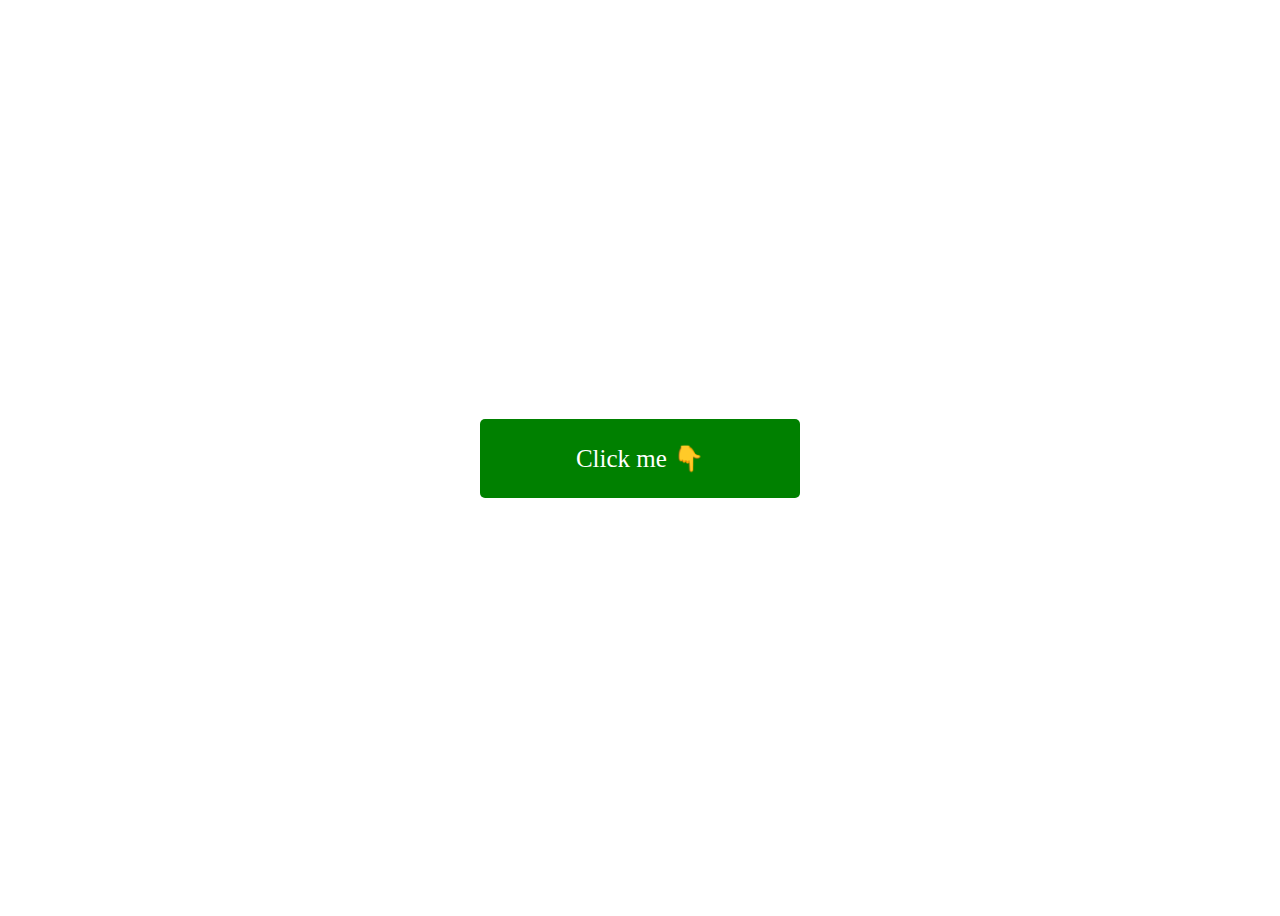
<file: Module 39 DOM Assignment/Event Listener Project/1 onclick/index.html>
<!DOCTYPE html>
<html lang="en">
  <head>
    <meta charset="UTF-8" />
    <meta http-equiv="X-UA-Compatible" content="IE=edge" />
    <meta name="viewport" content="width=device-width, initial-scale=1.0" />
    <link rel="stylesheet" href="./style.css" />
    <title>Onclick</title>
  </head>
  <body>
    <div id="box">
      <p class="clickMe">Click me 👇</p>
    </div>
  </body>
  <script src="./script.js"></script>
</html>
</file>
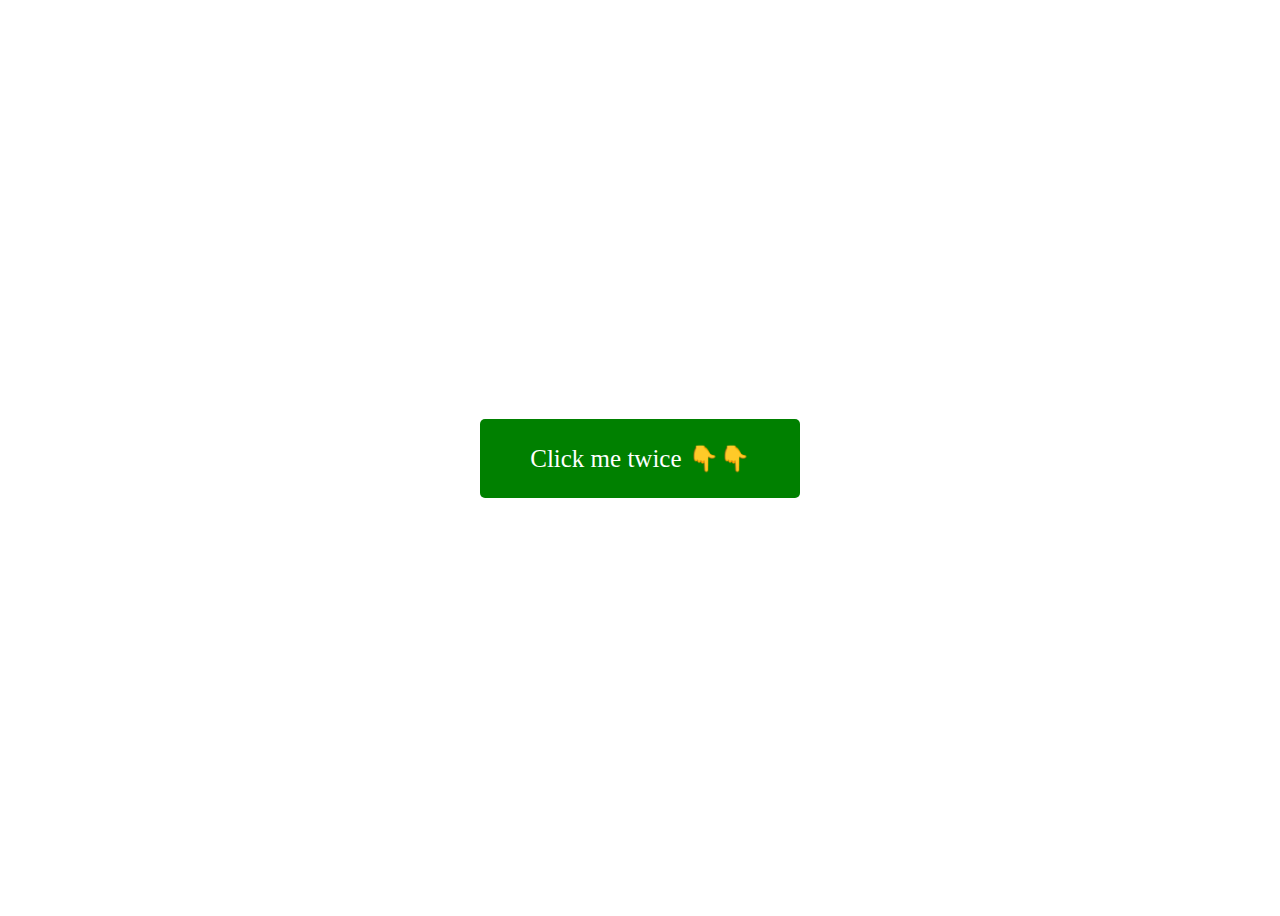
<file: Module 39 DOM Assignment/Event Listener Project/2 dubbleClick/index.html>
<!DOCTYPE html>
<html lang="en">
  <head>
    <meta charset="UTF-8" />
    <meta http-equiv="X-UA-Compatible" content="IE=edge" />
    <meta name="viewport" content="width=device-width, initial-scale=1.0" />
    <link rel="stylesheet" href="./style.css" />
    <title>ondblclick</title>
  </head>
  <body>
    <div id="box">
      <p class="clickMe">Click me twice 👇👇</p>
    </div>
  </body>
  <script src="./script.js"></script>
</html>
</file>
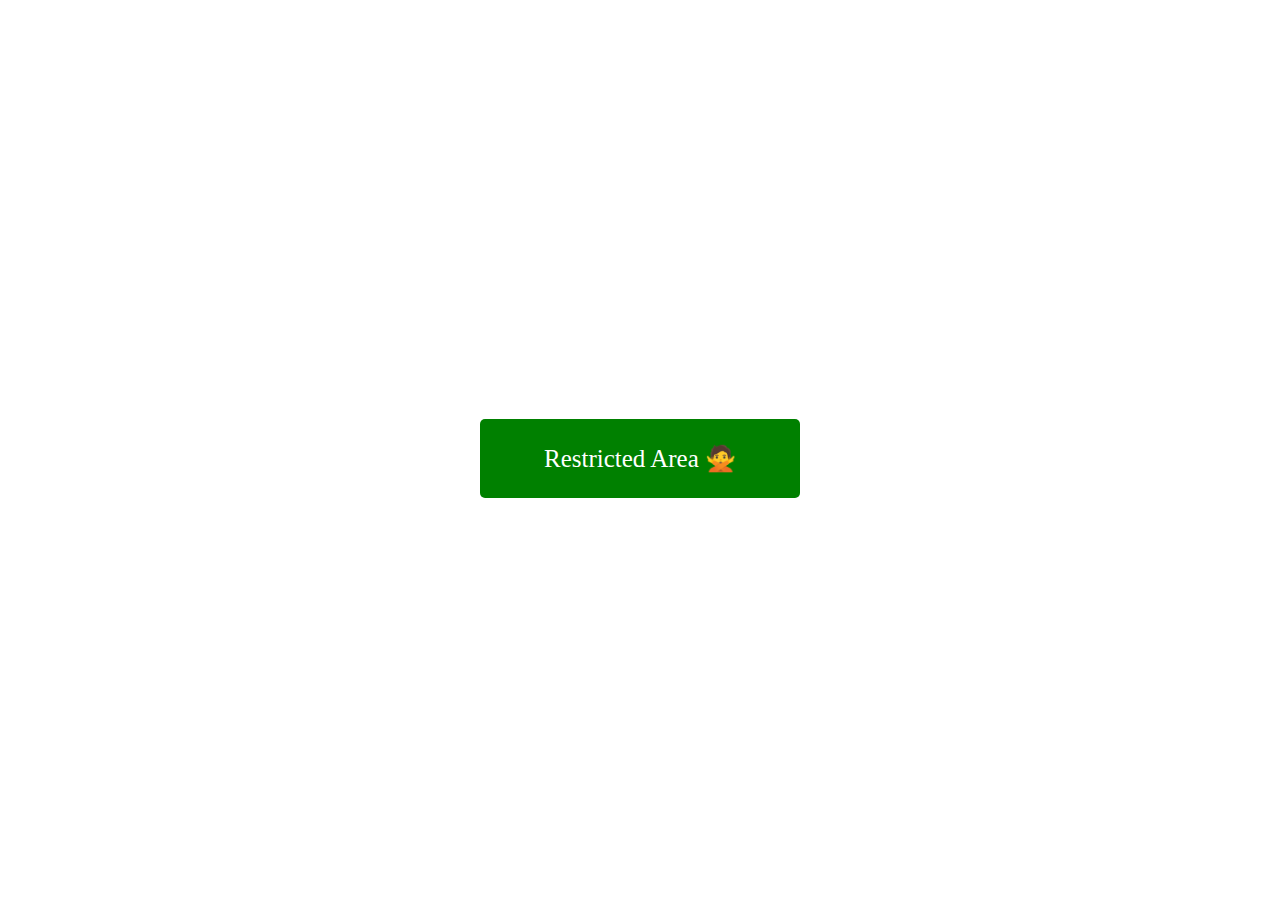
<file: Module 39 DOM Assignment/Event Listener Project/3 mouseOver/index.html>
<!DOCTYPE html>
<html lang="en">
  <head>
    <meta charset="UTF-8" />
    <meta http-equiv="X-UA-Compatible" content="IE=edge" />
    <meta name="viewport" content="width=device-width, initial-scale=1.0" />
    <link rel="stylesheet" href="./style.css" />
    <title>MouseOver</title>
  </head>
  <body>
    <div id="box">
      <p class="clickMe">Restricted Area 🙅</p>
    </div>
  </body>
  <script src="./script.js"></script>
</html>
</file>
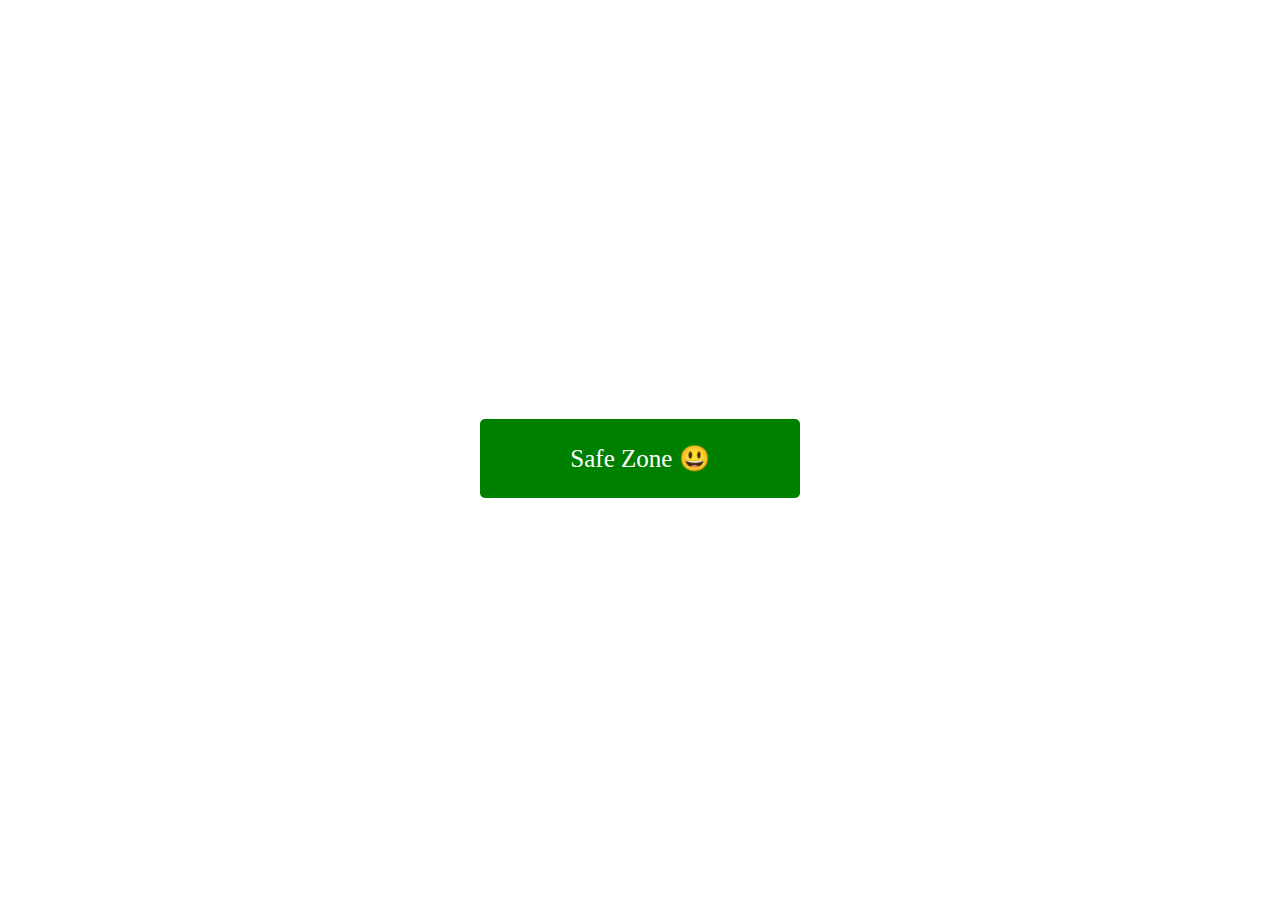
<file: Module 39 DOM Assignment/Event Listener Project/4 mouseOut/index.html>
<!DOCTYPE html>
<html lang="en">
  <head>
    <meta charset="UTF-8" />
    <meta http-equiv="X-UA-Compatible" content="IE=edge" />
    <meta name="viewport" content="width=device-width, initial-scale=1.0" />
    <link rel="stylesheet" href="./style.css" />
    <title>mouseOut</title>
  </head>
  <body>
    <div id="box">
      <p class="clickMe">Safe Zone 😃</p>
    </div>
  </body>
  <script src="./script.js"></script>
</html>
</file>
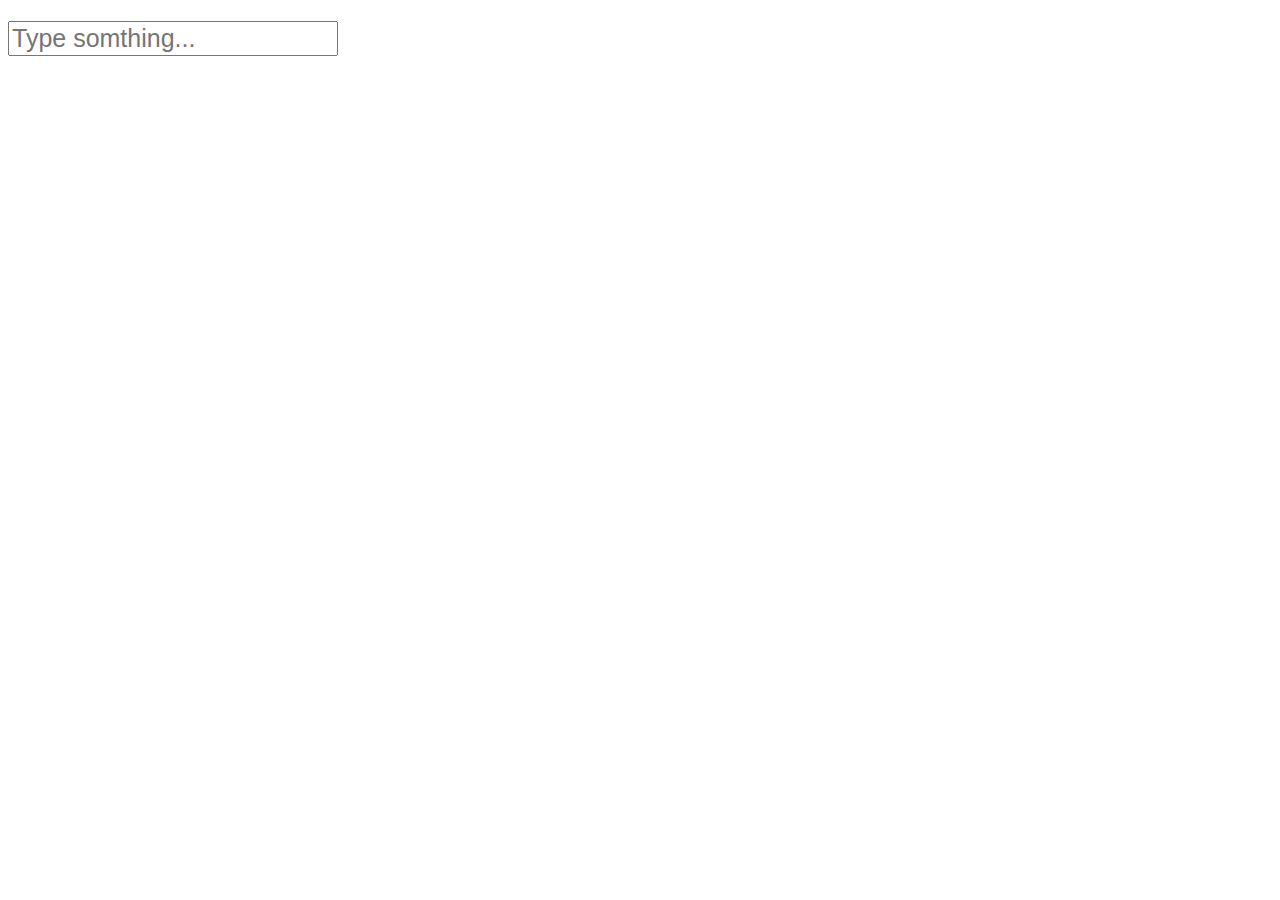
<file: Module 39 DOM Assignment/Event Listener Project/5 onKeyPress/index.html>
<!DOCTYPE html>
<html lang="en">
<head>
    <meta charset="UTF-8">
    <meta http-equiv="X-UA-Compatible" content="IE=edge">
    <meta name="viewport" content="width=device-width, initial-scale=1.0">
    <title>KeyPress</title>
    <link rel="stylesheet" href="style.css">
</head>
<body>
    <div>
        <h1 id="display"></h1>
        <input id="input-box" type="text" placeholder="Type somthing..."/>
    </div>  
    <script src="script.js"></script>
</body>
</html>
</file>
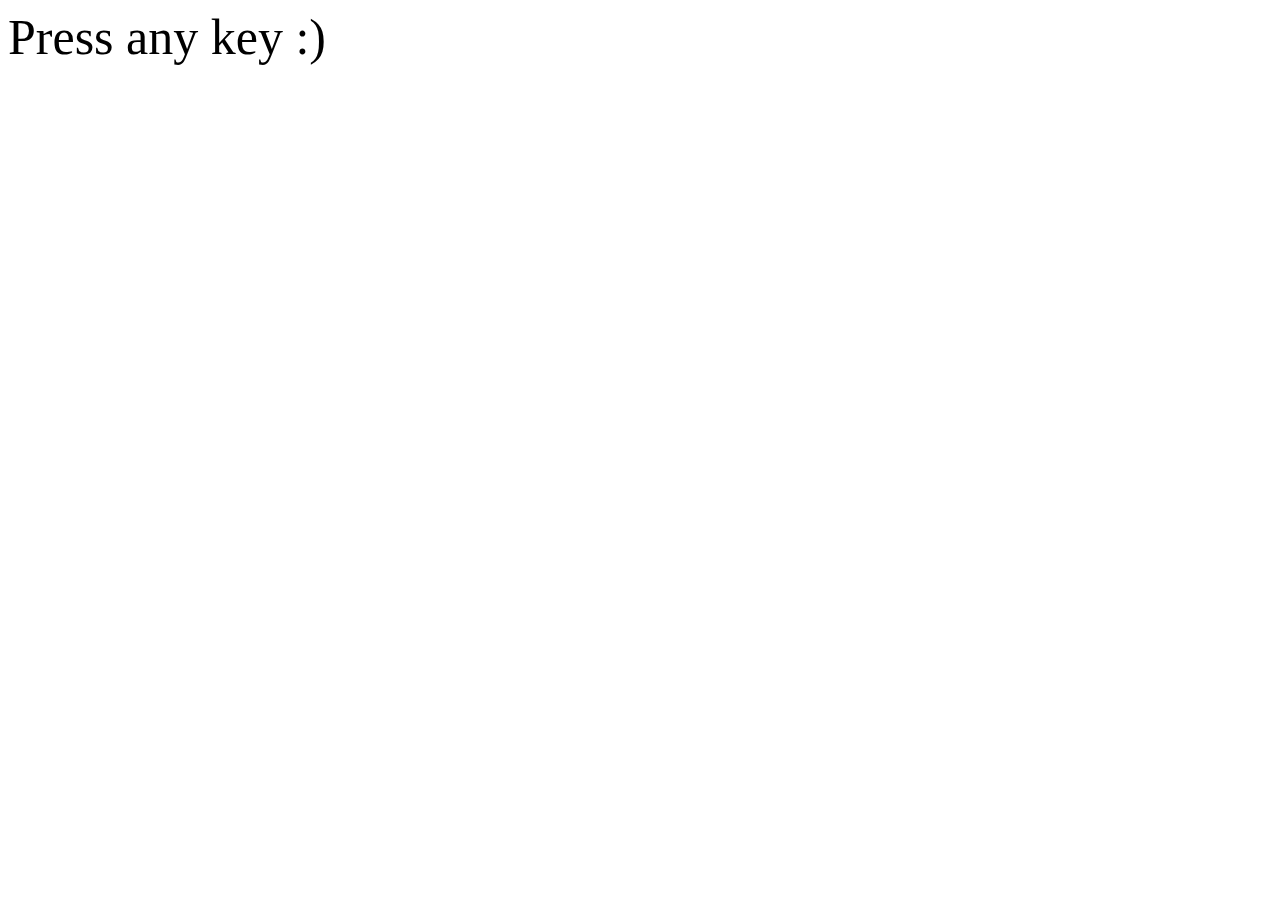
<file: Module 39 DOM Assignment/Event Listener Project/6 keydown_keyup/index.html>
<!DOCTYPE html>
<html lang="en">
<head>
    <meta charset="UTF-8">
    <meta http-equiv="X-UA-Compatible" content="IE=edge">
    <meta name="viewport" content="width=device-width, initial-scale=1.0">
    <title>keyDown</title>
    <link rel="stylesheet" href="style.css">
</head>
<body>
    <div id="container">
        <div id="display">Press any key :)</div>
    </div>  
    <script src="script.js"></script>
</body>
</html>
</file>
<file: Assignment Project 1/style.css>
* {
    margin: 0;
    padding: 0;
    box-sizing: border-box;
    font-family: "orange", cursive;
  }
  
  body {
    width: 100%;
    height: 100%;
    background-image: linear-gradient(rgba(0, 0, 0, 0.5), rgba(0, 0, 0, 0.5)),
      url("./IMG.jpeg");
    background-size: cover;
    background-attachment: fixed;
  }
  
  .navbar {
    display: flex;
    justify-content: space-between;
    align-items: center;
    padding: 0 60px 0 60px;
    margin-top: 55px;
  }
  
  .list {
    display: flex;
    align-items: center;
    gap: 63px;
    list-style: none;
    font-family: "Red Rose";
    font-style: normal;
    font-weight: 400;
    font-size: 18px;
    line-height: 22px;
    color: #f3f0f0;
  }
  
  .logo,
  .list-item {
    cursor: pointer;
  }
  
  .button-small {
    padding: 12px 40px;
    background-color: #ff505f;
    border: none;
    font-family: "Red Rose";
    font-style: normal;
    font-weight: 700;
    font-size: 24px;
    line-height: 30px;
    color: #ffffff;
    cursor: pointer;
  }
  
  .hero {
    max-width: 1154px;
    margin: 0 auto;
    text-align: center;
    margin-top: 119px;
  }
  
  .hero-heading {
    font-family: "Dela Gothic One", cursive;
    font-style: normal;
    font-weight: 400;
    font-size: 104px;
    line-height: 114px;
    color: #fafaf7;
  }
  
  .button-large {
    background: #e5d02f;
    font-family: "Red Rose";
    font-style: normal;
    font-weight: 700;
    font-size: 32px;
    line-height: 40px;
    color: #ffffff;
    border: none;
    padding: 24px 56px;
    margin-top: 64px;
    cursor: pointer;
  }
  
  .bottom {
    position: absolute;
    bottom: 20px;
    right: 40px;
  }
</file>
<file: Assignment Project 2/style.css>
* {
    margin: 0;
    padding: 0;
    box-sizing: border-box;
    font-family: "Poppins", sans-serif;
  }
  
  .container {
    max-width: 130rem;
    margin: 0 auto;
    padding: 0 119px;
  }
  
  .navbar-container {
    display: flex;
    align-items: center;
    justify-content: space-between;
    margin-top: 69px;
  }
  
  .grow-list {
    flex-grow: 1;
    padding-left: 62px;
  }
  
  .list {
    display: flex;
    align-items: center;
    list-style: none;
    gap: 36px;
    font-family: "Poppins";
    font-style: normal;
    font-weight: 400;
    font-size: 16px;
    line-height: 24px;
    color: #000;
  }
  
  .list li {
    cursor: pointer;
  }
  
  .list li:hover {
    color: #5955b3;
  }
  
  .nav-button {
    padding: 14px 28px;
    background-color: #5955b3;
    border: none;
    border-radius: 12px;
    font-family: "Poppins";
    font-style: normal;
    font-weight: 500;
    font-size: 16px;
    line-height: 24px;
    display: flex;
    align-items: center;
    text-align: center;
    color: #ffffff;
  }
  
  .banner-container {
    display: flex;
    align-items: center;
    justify-content: space-between;
    margin-top: 55px;
  }
  
  .heading-text {
    font-family: "Poppins";
    font-style: normal;
    font-weight: 600;
    font-size: 64px;
    line-height: 74px;
    color: #3c2f60;
  }
  
  .heading-text span {
    color: #5955b3;
  }
  
  .description {
    font-family: "Poppins";
    font-style: normal;
    font-weight: 400;
    font-size: 16px;
    line-height: 26px;
    letter-spacing: 0.01em;
    color: #828282;
    margin-top: 28px;
  }
  .btn {
    margin-top: 72px;
  }
</file>
<file: Assignment Project 3/style.css>
* {
    margin: 0;
    padding: 0;
    box-sizing: border-box;
    font-family: "Poppins", sans-serif;
  }
  
  .navbar {
    display: flex;
    justify-content: space-between;
    align-items: center;
    padding: 31px 83px;
    height: 94px;
    background-color: #f5f1f1;
  }
  
  .grow-list {
    flex-grow: 1;
  }
  
  img {
    width: 92px;
    height: 32px;
  }
  
  .line {
    width: 1px;
    height: 50px;
    background-color: #d62222;
    margin-left: 63px;
  }
  
  .list {
    display: flex;
    align-items: center;
    gap: 63px;
    list-style: none;
    font-family: "Poppins";
    font-style: normal;
    font-weight: 600;
    font-size: 16px;
    line-height: 24px;
    color: #c51919;
    margin-left: 64px;
  }
  
  .logo,
  .list-item {
    cursor: pointer;
  }
  
  .button-small {
    padding: 7px 28px;
    background: #ede62b;
    border-radius: 6px;
    border: none;
    font-family: "Poppins";
    font-style: normal;
    font-weight: 600;
    font-size: 16px;
    line-height: 24px;
    color: #ee4040;
    cursor: pointer;
  }
  
  .hero {
    background-image: url("./bg.png");
    background-size: cover;
    background-attachment: fixed;
    height: 91.5vh;
    text-align: center;
  }
  
  .hero-heading {
    max-width: 846px;
    margin: 0 auto;
    font-style: normal;
    font-weight: 700;
    font-size: 80px;
    line-height: 98px;
    text-align: center;
    color: #ffffff;
    padding-top: 172px;
  }
  
  .hero-description {
    font-family: "Poppins";
    font-style: normal;
    font-weight: 500;
    font-size: 30px;
    line-height: 45px;
    color: #ffffff;
  }
  
  .button-large {
    background: #131213;
    border-radius: 11.2308px;
    font-family: "Poppins";
    font-style: normal;
    font-weight: 600;
    font-size: 29.9487px;
    line-height: 45px;
    color: #ffffff;
    border: none;
    padding: 14px 22px;
    margin-top: 64px;
    cursor: pointer;
  }
</file>
<file: Assignment Project 4/style.css>
body {
    height: 100vh;
    background-color: aquamarine;
  }
  
  h1 {
    font-size: 60px;
    text-align: center;
  }
  
  .laptop_large,
  .laptop,
  .tablet,
  .mobile {
    font-size: 40px;
    text-align: center;
    display: none;
  }
  
  
  @media screen and (max-width: 1440px) {
      body {
          background-color: brown;
      }
  
      .laptop_large {
          display: block;
      }
  }
  
  
  @media screen and (max-width: 1024px) {
      body {
          background-color: chartreuse;
      }
  
      .laptop_large {
          display: none;
      }
  
      .laptop {
          display: block;
      }
  }
  
  
  @media screen and (max-width: 768px) {
      body {
          background-color: darkorange;
      }
  
      .laptop_large {
          display: none;
      }
  
      .laptop {
          display: none;
      }
  
      .tablet {
          display: block;
      }
  }
  
  
  @media screen and (max-width: 425px) {
      body {
          background-color: darkolivegreen;
      }
  
      .laptop_large {
          display: none;
      }
  
      .laptop {
          display: none;
      }
  
      .tablet {
          display: none;
      }
  
      .mobile {
          display: block;
      }
  } 
  
  @media screen and (min-width: 0px) {
    body {
      background-color: crimson;
    }
  
    .mobile {
      display: block;
    }
  }
  
  @media screen and (min-width: 425px) {
    body {
      background-color: aqua;
    }
  
    .mobile {
      display: none;
    }
  
    .tablet {
      display: block;
    }
  }
  
  @media screen and (min-width: 768px) {
    body {
      background-color: darkgoldenrod;
    }
  
    .mobile {
      display: none;
    }
  
    .tablet {
      display: none;
    }
  
    .laptop {
      display: block;
    }
  }
  
  @media screen and (min-width: 1024px) {
    body {
      background-color: forestgreen;
    }
  
    .mobile {
      display: none;
    }
  
    .tablet {
      display: none;
    }
  
    .laptop {
      display: none;
    }
  
    .laptop_large {
      display: block;
    }
  }
  
  
  @media screen and (min-width:425px) and (max-width: 768px) {
      body {
          background-color: darkgrey;
      }
  }
</file>
<file: Assignment Project 6/Project 1 (Beats)/style.css>
* {
    margin: 0;
    padding: 0;
    outline: 0;
    box-sizing: border-box;
    background: #0f0f10;
    font-family: "Poppins", sans-serif;
    color: #ffffff;
  }
  
  a {
    text-decoration: none;
  }
  
  li {
    list-style: none;
  }
  
  body {
    margin: 0 15vw;
  }
  
  nav {
    display: flex;
    width: 100%;
    align-items: center;
    justify-content: space-between;
    padding: 30px 0;
  }
  
  nav img {
    width: 25px;
    height: 25px;
  }
  
  nav ul {
    display: flex;
  }
  
  nav ul li {
    margin-right: 40px;
  }
  
  nav ul li a {
    font-weight: 700;
    font-size: 14px;
    color: white;
  }
  
  nav ul li:first-child a{
    font-weight: 700;
    font-size: 14px;
  }
  
  .nav-right-section {
    display: flex;
    align-items: center;
  }
  
  .nav-right-section button {
    background: #1e1e21;
    border-radius: 8px;
    font-weight: 300;
    font-size: 14px;
    padding: 10px 40px;
  }
  main {
    display: flex;
    align-items: flex-start;
    margin-top: 30px;
    position: relative;
  }
  
  .mainImg {
    width: 230px;
    position: relative;
    top: -250px;
    left: 70px;
  }
  
  .main {
    margin-left: 180px;
  }
  
  .onEarImg {
    width: 320px;
    margin-left: 50px;
  }
  
  .main h1 {
    font-weight: 600;
    font-size: 46px;
    margin-bottom: 25px;
  }
  
  .main h4 {
    font-weight: 500;
    font-size: 16px;
    margin-bottom: 25px;
  }
  
  .main p {
    width: 65%;
    font-size: 12px;
    font-weight: 300;
    color: #bdc0c2;
    line-height: 25px;
    margin-bottom: 25px;
  }
  
  .shopping-bag-section {
    display: flex;
    align-items: center;
    gap: 20px;
    background: #1e1e21;
    border-radius: 8px;
    width: fit-content;
    padding: 10px 25px;
  }
  
  .shopping-bag-section img {
    width: 15px;
    background-color: transparent;
  }
  
  .shopping-bag-section p {
    margin-bottom: 0;
    color: white;
    background-color: transparent;
  }
  
  .shopping-bag-section span {
    background-color: transparent;
  }
  
  .social-media-section {
    display: flex;
    align-items: center;
    justify-content: space-around;
    padding: 0 50px;
    position: relative;
    top: -50px;
    margin-bottom: 40px;
  }
  
  .social-media-section img {
    scale: 0.8;
  }
  
  .specification {
    display: flex;
    flex-direction: column;
    align-items: center;
  }
  
  .specification-logo,
  .case-logo {
    scale: 0.8;
    margin-bottom: 20px;
  }
  
  .specification-list {
    display: flex;
  }
  
  .specification-list img {
    scale: 0.8;
  }
  
  .specification-list-items div {
    margin-bottom: 20px;
  }
  
  .specification-list-items div img {
    scale: 0.8;
  }
  
  .specification-list-items div p {
    font-size: 12px;
  }
  
  .specification-list-items div p:last-child {
    color: #bdc0c2;
    font-size: 10px;
    margin-top: 5px;
    width: 70%;
  }
  
  .specification-list-items div:first-child,
  .specification-list-items div:last-child {
    margin-left: 30px;
  }

  .case {
    margin-top: 80px;
    display: flex;
    flex-direction: column;
    align-items: center;
  }
  
  .case-item {
    display: flex;
    gap: 30px;
    align-items: center;
    justify-content: center;
  }
  
  .case-item-img {
    scale: 0.8;
    /* width: 50%; */
  }
  
  .case-item div {
    width: 20%;
  }
  
  .case-item div p:first-child {
    color: #bdc0c2;
    font-size: 12px;
    font-weight: 400;
    line-height: 25px;
    margin-bottom: 20px;
  }
  
  .case-item div p:last-child img {
    scale: 0.8;
    background-color: transparent;
  }
  
  .case-item div p:last-child {
    width: fit-content;
    background: #1e1e21;
    border-radius: 8px;
    display: flex;
    align-items: center;
    gap: 20px;
    font-size: 12px;
    padding: 10px 20px;
  }
  .buy-product {
    background: #181a1b;
    border-radius: 12px;
    display: flex;
    align-items: center;
    justify-content: center;
    gap: 50px;
    margin-top: 70px;
    padding: 40px 0;
  }
  
  .buy-product div,
  .buy-product p,
  .buy-product h3,
  .buy-product img {
    background-color: transparent;
  }
  
  .buy-product div {
    width: 25%;
  }
  
  .buy-product div h3 {
    font-weight: 600;
    font-size: 18px;
    margin-bottom: 15px;
  }
  
  .buy-product div p {
    color: #bdc0c2;
    font-size: 14px;
    margin-bottom: 15px;
  }
  
  .buy-product div div {
    display: flex;
    align-items: center;
    width: fit-content;
    background: #000000;
    border-radius: 8px;
    padding: 10px 20px;
  }
  
  .buy-product div div img {
    scale: 0.8;
    margin-right: 10px;
  }
  
  .buy-product div div p {
    margin-bottom: 0;
    font-size: 12px;
    color: white;
  }
  
  .product {
    display: flex;
    flex-direction: column;
    margin: 0 150px;
  }
  
  .product-logo {
    display: flex;
    flex-direction: column;
  }
  
  .product-logo {
    scale: 0.3;
  }
  
  .product-items {
    display: flex;
    align-items: center;
    flex-wrap: wrap;
    gap: 50px;
    padding-left: 50px;
  }
  
  .product-card {
    position: relative;
    width: 130px;
    height: 130px;
    background: #181a1b;
    border-radius: 8px;
  }
  
  .product-img {
    width: 75px;
    height: 100px;
    position: absolute;
    z-index: 100;
    top: -40px;
    left: 28px;
  }
  
  .product-img,
  .product-card p,
  .product-card span,
  .product-card img,
  .product-card div {
    background-color: transparent;
  }
  
  .product-info {
    position: absolute;
    bottom: 0;
    width: 100%;
    display: flex;
    align-items: flex-end;
    justify-content: space-between;
    padding: 10px 15px;
  }
  
  .product-info p {
    font-size: 12px;
  }
  
  .product-info p span {
    color: #bdc0c2;
  }
  
  .product-info div {
    background: #0a0a0b;
    border-radius: 8px;
    padding: 2px 6px;
  }
  
  .product-info div img {
    width: 13px;
    height: 13px;
  }
  
  footer{
    margin: 100px 0;
    display: flex;
    align-items: flex-start;
    justify-content: space-between;
    position: relative;
  }
  
  .footer-logo{
    scale: 0.8;
  }
  
  ul li a{
    font-size: 12px;
    color: #BDC0C2;
  }
  
  ul li:first-child a{
    font-size: 16px;
    font-weight: 400;
    color: white;
  }
  
  ul li:first-child{
    margin-bottom: 10px;
  }
  
  .footer-subscription{
    display: flex;
    flex-direction: column;
    gap: 30px;
  }
  
  .footer-subscription div:first-child{
    background: #181A1B;
  border-radius: 8px;
  padding: 5px 10px;
  display: flex;
  }
  
  .footer-subscription div:first-child input{
    border: none;
    background-color: transparent;
  }
  
  .subscribe-button{
    background: #0A0A0B;
    border-radius: 8px;
    padding: 10px 20px;
    border: none;
    display: flex;
    align-items: center;
    gap: 10px;
  }
  
  .subscribe-button img{
    scale: 0.8;
  }
  
  .subscribe-button p{
    font-size: 12px;
  }
  
  .footer-subscription div:last-child img{
    margin-right: 10px;
    scale: 0.8;
  }
  
  .arrow-up{
    position: absolute;
    right: -160px;
    scale: 0.8;
  }
</file>
<file: Module 39 DOM Assignment/Counter app/style.css>
* {
    margin: 0;
    padding: 0;
    outline: 0;
    box-sizing: border-box;
  }
  
  body {
    height: 100vh;
    display: flex;
    align-items: center;
    justify-content: center;
  }
  
  /* designing the counter container */
  .container {
    display: flex;
    justify-content: center;
    align-items: center;
    flex-direction: column;
    gap: 10px;
    box-shadow: 0 0 5px black;
    padding: 20px;
    border-radius: 5px;
  }
  
  /* designing the buttons */
  button {
    padding: 5px 15px;
    font-size: 20px;
    font-weight: bold;
  }
  
  #displayValue {
    font-size: 25px;
    padding: 5px 15px;
    border: 1px solid black;
  }
</file>
<file: Module 39 DOM Assignment/Event Listener Project/1 onclick/style.css>
body {
    height: 100vh;
    display: flex;
    justify-content: center;
    align-items: center;
  }
  
  #box {
    width: 20rem;
    background-color: green;
    cursor: pointer;
    color: white;
    text-align: center;
    border-radius: 5px;
    font-size: 25px;
  }
</file>
<file: Module 39 DOM Assignment/Event Listener Project/2 dubbleClick/style.css>
body {
    height: 100vh;
    display: flex;
    justify-content: center;
    align-items: center;
  }
  
  #box {
    width: 20rem;
    background-color: green;
    cursor: pointer;
    color: white;
    text-align: center;
    border-radius: 5px;
    font-size: 25px;
  }
</file>
<file: Module 39 DOM Assignment/Event Listener Project/3 mouseOver/style.css>
body {
    height: 100vh;
    display: flex;
    justify-content: center;
    align-items: center;
  }
  
  #box {
    width: 20rem;
    background-color: green;
    cursor: pointer;
    color: white;
    text-align: center;
    border-radius: 5px;
    font-size: 25px;
  }
</file>
<file: Module 39 DOM Assignment/Event Listener Project/4 mouseOut/style.css>
body {
    height: 100vh;
    display: flex;
    justify-content: center;
    align-items: center;
  }
  
  #box {
    width: 20rem;
    background-color: green;
    cursor: pointer;
    color: white;
    text-align: center;
    border-radius: 5px;
    font-size: 25px;
  }
</file>
<file: Module 39 DOM Assignment/Event Listener Project/5 onKeyPress/style.css>
#display {
    color: red;
  }
  
  #input-box {
    font-size: 25px;
  }
</file>
<file: Module 39 DOM Assignment/Event Listener Project/6 keydown_keyup/style.css>
#container {
    height: 100vh;
  }
  
  #display {
    font-size: 50px;
  }
</file>
<file: Assignment Project 6/Project 2 (Multi Page Website)/style.css>
/* css reset */
* {
    margin: 0;
    padding: 0;
    outline: 0;
    box-sizing: border-box;
    font-family: "IBM Plex Sans", sans-serif;
  }
  
  body {
    max-width: 1440px;
    background-color: #f0f4f5;
    overflow: hidden;
    margin: auto;
  }
  
  /* designing the navigation menu */
  nav {
    height: 15vh;
    display: flex;
    align-items: center;
    justify-content: space-between;
    padding: 0 5%;
  }
  
  /* designing the logo */
  nav img {
    width: 150px;
  }
  
  /* desiging the navigation menu links */
  nav ul {
    display: flex;
    align-items: center;
  }
  
  nav ul li {
    list-style: none;
    margin-right: 50px;
    font-weight: 600;
  }
  
  nav ul li:first-child {
    font-weight: 700;
    color: #20bc7e;
  }
  
  a {
    text-decoration: none;
    color: black;
  }
  
  /* designing the hero section */
  main {
    display: flex;
    align-items: center;
    justify-content: center;
    height: 85vh;
  }
  
  main section {
    width: 50%;
  }
  
  .leftSection {
    margin-left: 5%;
    position: relative;
  }
  
  .topAngle {
    width: 25px;
  }
  
  .leftSection h1 {
    font-size: 70px;
  }
  
  .leftSection p {
    color: #7c7c7c;
    font-size: 18px;
    margin: 20px 0;
  }
  
  .bottomAngle {
    width: 25px;
    position: absolute;
    right: 25px;
  }
  
  .stethoscope {
    position: absolute;
    width: 90%;
    top: -60px;
    right: -25%;
    z-index: -1;
  }
  
  .mouse {
    position: absolute;
    right: -30px;
    bottom: 0;
    width: 30px;
  }
  
  .leftSection button {
    color: white;
    border: none;
    padding: 15px 40px;
    border-radius: 40px;
    background-color: #20bc7e;
    font-size: 25px;
    font-weight: 700;
  }
  
  /* designing the right section */
  .greenBox,
  .yellowBox {
    position: absolute;
    right: 0;
  }
  
  .greenBox {
    width: 35%;
    bottom: 30px;
  }
  
  .yellowBox {
    width: 30%;
    bottom: 50px;
  }
  
  .doctor {
    position: absolute;
    right: 0;
    bottom: 0;
    height: 90%;
  }
</file>
<file: Assignment Project 6/Project 3 (Real Estate)/style.css>
/* css reset */
* {
    margin: 0;
    padding: 0;
    box-sizing: border-box;
    font-family: "Manrope";
  }
  
  /* removing default styling of li items */
  li {
    list-style: none;
  }
  
  /* removing the default decoration of a tags */
  a {
    text-decoration: none;
  }
  
  /* giving default design to every button */
  button {
    background: #6663e9;
    border: none;
    border-radius: 30px;
    padding: 10px 30px;
    color: #ffffff;
    font-weight: 800;
    font-size: 18px;
  }
  
  body {
    background-color: #f6f8fa;
  }
  
  header {
    background-image: linear-gradient(rgba(0, 0, 0, 0.5), rgba(0, 0, 0, 0.5)),
      url("./Photos/mainBackground.png");
    background-position: center;
    background-repeat: no-repeat;
    background-size: cover;
    height: 125vh;
    position: relative;
  }
  
  /* designing the navigation menu */
  nav {
    display: flex;
    align-items: center;
    justify-content: space-around;
    padding: 25px 0;
  }
  
  nav img {
    height: 45px;
    width: 120px;
  }
  
  nav ul {
    display: flex;
    align-items: center;
  }
  
  nav ul li a {
    color: #ffffff;
    margin-right: 50px;
    font-size: 18px;
  }
  
  hr {
    margin: 0 100px;
  }
  
  /* designing the div inside the header */
  header div {
    color: #ffffff;
    margin-left: 150px;
    margin-top: 85px;
  }
  
  header div h1 {
    font-size: 72px;
    margin-bottom: 30px;
  }
  
  header div p {
    font-size: 18px;
    margin-bottom: 30px;
    font-weight: 500;
    width: 410px;
  }
  
  /* designing the multiple logos box */
  .my-logos {
    background-color: #fff;
    margin: 0 35px;
    height: 190px;
    display: flex;
    align-items: center;
    justify-content: space-evenly;
    border-radius: 30px;
    position: relative;
    bottom: 100px;
  }
  
  .my-logos img {
    width: 156px;
    height: 38px;
  }
  
  /* designing the wrapper section of the cards */
  .cards-wrapper-section h1 {
    font-weight: 800;
    font-size: 60px;
    text-align: center;
    letter-spacing: 0.01em;
  }
  
  .cards-wrapper {
    display: flex;
    flex-wrap: wrap;
    align-items: center;
    justify-content: center;
    gap: 10px;
    margin-top: 50px;
    position: relative;
  }
  
  /* designing the card image */
  .card {
    flex-basis: 30%;
    display: flex;
    flex-direction: column;
    align-items: center;
    justify-content: center;
    position: relative;
  }
  
  /* giving different margin top value to position cards */
  .cards-wrapper div:nth-child(2) {
    margin-top: 50px;
  }
  .cards-wrapper div:nth-child(3) {
    margin-top: 100px;
  }
  .cards-wrapper div:nth-child(4) {
    margin-top: 160px;
  }
  .cards-wrapper div:nth-child(5) {
    margin-top: 100px;
  }
  .cards-wrapper div:nth-child(6) {
    margin-top: 40px;
  }
  .cards-wrapper div:nth-child(7) {
    margin-top: 40px;
  }
  .cards-wrapper div:nth-child(8) {
    margin-top: 100px;
  }
  .cards-wrapper div:nth-child(9) {
    margin-top: 160px;
  }
  
  .card img {
    width: 366px;
    height: 400px;
    border-radius: 20px;
  }
  
  /* designing the card box of card */
  .card-box {
    width: 326px;
    height: 121px;
    border-radius: 20px;
    background: #ffffff;
    box-shadow: 0px 4px 120px rgba(58, 86, 78, 0.2);
    position: absolute;
    bottom: -60px;
    padding: 15px 20px;
    display: flex;
    align-items: center;
    justify-content: space-between;
  }
  
  .card-box button {
    font-weight: 800;
    font-size: 15px;
    width: 114px;
    height: 52px;
  }
  
  .card-box div h3 {
    font-weight: 700;
    font-size: 24px;
    margin-bottom: 10px;
  }
  
  .card-box div p {
    font-weight: 800;
    font-size: 20px;
    color: #6663e8;
    text-shadow: 0px 4px 60px rgba(0, 0, 0, 0.05);
  }
  
  /* designing both the features section of the website */
  .features-section {
    display: flex;
    align-items: center;
    justify-content: center;
    margin-top: 250px;
  }
  
  .features-section div {
    width: 50%;
  }
  
  .first-feature-section div:first-child img:first-child {
    position: absolute;
    left: -80px;
    z-index: -1;
    width: 726px;
    height: 456px;
  }
  
  .features-section div:first-child img:last-child {
    position: relative;
    width: 405px;
    height: 405px;
    border-radius: 51px;
    bottom: 55px;
    left: 110px;
  }
  
  /* designing the second div of feature box */
  .features-section h1 {
    font-weight: 800;
    font-size: 60px;
    letter-spacing: 0.01em;
    margin-bottom: 30px;
  }
  
  .features-section p {
    font-weight: 500;
    font-size: 18px;
    color: #585c65;
    margin-bottom: 40px;
    max-width: 80%;
  }
  
  .features-section button {
    font-weight: 700;
  }
  
  /* designing the second feature section */
  .second-feature-section {
    display: flex;
    align-items: center;
    justify-content: center;
  }
  
  .second-feature-section div {
    width: 50%;
  }
  
  .second-feature-section div:last-child{
      position: relative;
  }
  
  .second-feature-section div:last-child img:first-child {
    position: absolute;
    right: 0;
    width: 726px;
    height: 456px;
    bottom: -220px;
  }
  
  .second-feature-section div:last-child img:last-child {
    position: absolute;
    width: 405px;
    height: 405px;
    border-radius: 51px;
    right: 135px;
    bottom: -110px;
  }
  
  .second-feature-section div:first-child {
    padding: 0 50px;
  }
  
  .second-feature-section div:first-child h1 {
    width: 90%;
  }
  
  /* designing the newsletter section */
  .newsletter {
    margin: 100px 70px;
    background: #6663e9;
    box-shadow: 0px 4px 60px rgba(0, 0, 0, 0.05);
    border-radius: 70px;
    display: flex;
    flex-direction: column;
    align-items: center;
    justify-content: center;
    gap: 30px;
    padding: 70px 0;
    color: #ffffff;
    text-align: center;
  }
  
  .newsletter h1 {
    font-weight: 800;
    font-size: 60px;
  }
  
  .newsletter p {
    font-weight: 400;
    font-size: 18px;
    width: 55%;
  }
  
  /* designing the form */
  .newsletter form {
    display: flex;
    align-items: center;
    gap: 20px;
  }
  
  .newsletter form div {
    display: flex;
    align-items: center;
    gap: 20px;
    background: #5654d1;
    border-radius: 40px;
    width: 468px;
    height: 61px;
    padding: 0 20px;
  }
  
  .newsletter form input {
    background-color: transparent;
    border: none;
  }
  
  .newsletter form button {
    background: #ffffff;
    box-shadow: 0px 4px 60px rgba(0, 0, 0, 0.05);
    border-radius: 40px;
    width: 174px;
    height: 61px;
    color: #6663e9;
  }
  
  /* designing the footer area */
  footer {
    display: flex;
    align-items: flex-start;
    margin: 0 100px;
    justify-content: space-between;
    margin-bottom: 80px;
  }
  
  footer div:first-child {
    display: flex;
    flex-direction: column;
    gap: 30px;
  }
  
  footer div:first-child img {
    width: 150px;
  }
  
  footer div:first-child div img {
    width: 45px;
    height: 45px;
    margin-right: 20px;
  }
  
  footer div:first-child p {
    width: 323px;
    font-weight: 400;
    font-size: 20px;
  }
  
  /* designing the footer links */
  .footer-links {
    display: flex;
    align-items: flex-start;
    justify-content: space-between;
    gap: 120px;
  }
  
  .footer-links-content {
    display: flex;
    flex-direction: column;
  }
  
  .footer-links-content ul li a {
    color: black;
  }
  
  .footer-links-content ul li:first-child {
    font-weight: 700;
    font-size: 20px;
  }
  
  .footer-links-content ul li{
      margin-bottom: 25px;
  }
</file>
